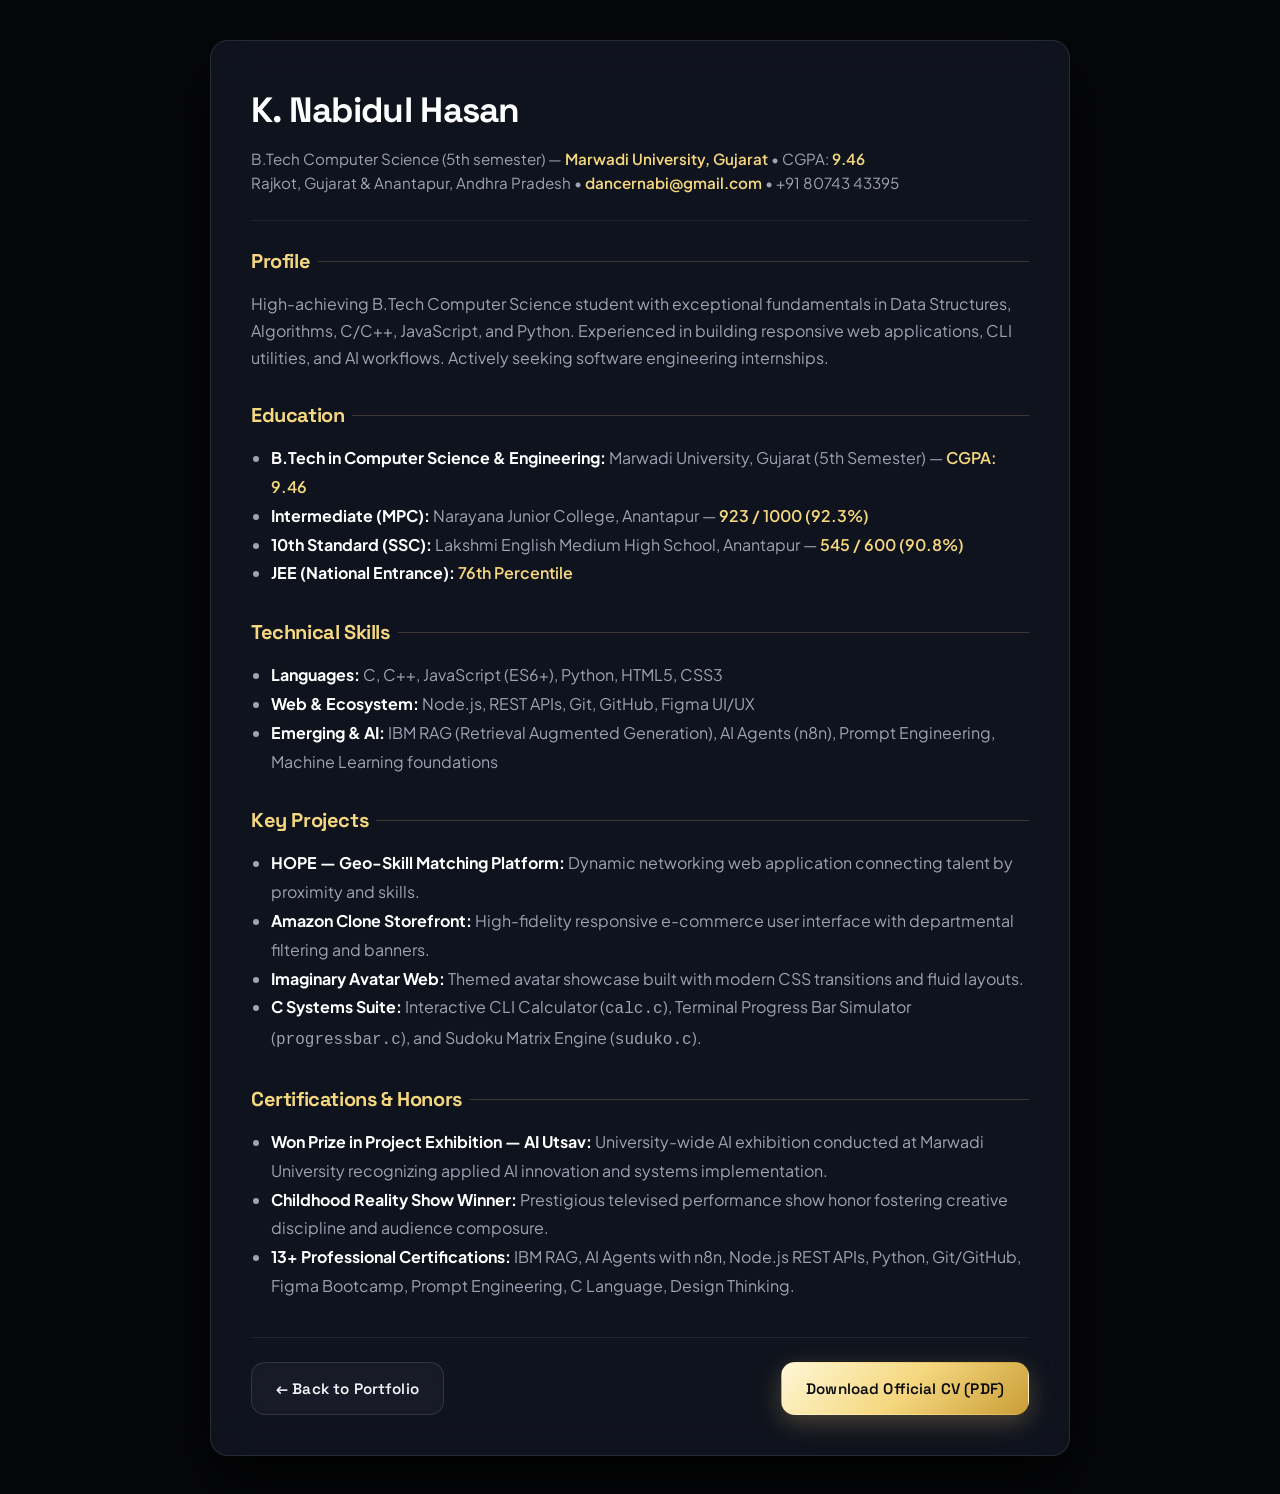
<file: resume.html>
<!DOCTYPE html>
<html lang="en">
<head>
  <meta charset="utf-8">
  <meta name="viewport" content="width=device-width, initial-scale=1">
  <title>K. Nabidul Hasan — Resume Overview</title>
  <link rel="preconnect" href="https://fonts.googleapis.com">
  <link rel="preconnect" href="https://fonts.gstatic.com" crossorigin>
  <link href="https://fonts.googleapis.com/css2?family=Plus+Jakarta+Sans:wght@400;500;600;700&family=Space+Grotesk:wght@600;700&display=swap" rel="stylesheet">
  <link rel="stylesheet" href="style.css">
  <style>
    body {
      background-color: #060709;
      color: #f3f4f8;
      padding: 40px 20px;
      font-family: 'Plus Jakarta Sans', sans-serif;
    }
    .resume-container {
      max-width: 860px;
      margin: 0 auto;
      background: rgba(18, 22, 33, 0.85);
      backdrop-filter: blur(20px);
      -webkit-backdrop-filter: blur(20px);
      border: 1px solid rgba(255, 255, 255, 0.1);
      border-radius: 18px;
      padding: 40px;
      box-shadow: 0 25px 60px rgba(0, 0, 0, 0.8);
    }
    .header-section {
      border-bottom: 1px solid rgba(255, 255, 255, 0.08);
      padding-bottom: 24px;
      margin-bottom: 24px;
    }
    h1 {
      font-family: 'Space Grotesk', sans-serif;
      font-size: 2.2rem;
      margin-bottom: 8px;
      color: #fff;
    }
    .meta {
      color: #9da3b4;
      font-size: 0.95rem;
      line-height: 1.6;
    }
    .gold {
      color: #f5d77f;
      font-weight: 600;
    }
    .res-section {
      margin-bottom: 28px;
    }
    h3 {
      font-family: 'Space Grotesk', sans-serif;
      font-size: 1.25rem;
      margin-bottom: 12px;
      color: #f5d77f;
      display: flex;
      align-items: center;
      gap: 8px;
    }
    h3::after {
      content: '';
      flex: 1;
      height: 1px;
      background: rgba(245, 215, 127, 0.2);
    }
    ul {
      margin-left: 20px;
      color: #9da3b4;
      line-height: 1.8;
    }
    li strong {
      color: #fff;
    }
    .download-bar {
      margin-top: 36px;
      padding-top: 24px;
      border-top: 1px solid rgba(255, 255, 255, 0.08);
      display: flex;
      align-items: center;
      justify-content: space-between;
      flex-wrap: wrap;
      gap: 16px;
    }
  </style>
</head>
<body>
  <div class="resume-container">
    <div class="header-section">
      <h1>K. Nabidul Hasan</h1>
      <div class="meta">
        B.Tech Computer Science (5th semester) — <span class="gold">Marwadi University, Gujarat</span> • CGPA: <strong class="gold">9.46</strong><br>
        Rajkot, Gujarat &amp; Anantapur, Andhra Pradesh • <a href="mailto:dancernabi@gmail.com" class="gold">dancernabi@gmail.com</a> • +91 80743 43395
      </div>
    </div>

    <div class="res-section">
      <h3>Profile</h3>
      <p style="color:#9da3b4; line-height: 1.7;">
        High-achieving B.Tech Computer Science student with exceptional fundamentals in Data Structures, Algorithms, C/C++, JavaScript, and Python. Experienced in building responsive web applications, CLI utilities, and AI workflows. Actively seeking software engineering internships.
      </p>
    </div>

    <div class="res-section">
      <h3>Education</h3>
      <ul>
        <li><strong>B.Tech in Computer Science &amp; Engineering:</strong> Marwadi University, Gujarat (5th Semester) — <span class="gold">CGPA: 9.46</span></li>
        <li><strong>Intermediate (MPC):</strong> Narayana Junior College, Anantapur — <span class="gold">923 / 1000 (92.3%)</span></li>
        <li><strong>10th Standard (SSC):</strong> Lakshmi English Medium High School, Anantapur — <span class="gold">545 / 600 (90.8%)</span></li>
        <li><strong>JEE (National Entrance):</strong> <span class="gold">76th Percentile</span></li>
      </ul>
    </div>

    <div class="res-section">
      <h3>Technical Skills</h3>
      <ul>
        <li><strong>Languages:</strong> C, C++, JavaScript (ES6+), Python, HTML5, CSS3</li>
        <li><strong>Web &amp; Ecosystem:</strong> Node.js, REST APIs, Git, GitHub, Figma UI/UX</li>
        <li><strong>Emerging &amp; AI:</strong> IBM RAG (Retrieval Augmented Generation), AI Agents (n8n), Prompt Engineering, Machine Learning foundations</li>
      </ul>
    </div>

    <div class="res-section">
      <h3>Key Projects</h3>
      <ul>
        <li><strong>HOPE — Geo-Skill Matching Platform:</strong> Dynamic networking web application connecting talent by proximity and skills.</li>
        <li><strong>Amazon Clone Storefront:</strong> High-fidelity responsive e-commerce user interface with departmental filtering and banners.</li>
        <li><strong>Imaginary Avatar Web:</strong> Themed avatar showcase built with modern CSS transitions and fluid layouts.</li>
        <li><strong>C Systems Suite:</strong> Interactive CLI Calculator (<code>calc.c</code>), Terminal Progress Bar Simulator (<code>progressbar.c</code>), and Sudoku Matrix Engine (<code>suduko.c</code>).</li>
      </ul>
    </div>

    <div class="res-section">
      <h3>Certifications &amp; Honors</h3>
      <ul>
        <li><strong>Won Prize in Project Exhibition — AI Utsav:</strong> University-wide AI exhibition conducted at Marwadi University recognizing applied AI innovation and systems implementation.</li>
        <li><strong>Childhood Reality Show Winner:</strong> Prestigious televised performance show honor fostering creative discipline and audience composure.</li>
        <li><strong>13+ Professional Certifications:</strong> IBM RAG, AI Agents with n8n, Node.js REST APIs, Python, Git/GitHub, Figma Bootcamp, Prompt Engineering, C Language, Design Thinking.</li>
      </ul>
    </div>

    <div class="download-bar">
      <a href="index.html" class="btn btn-outline">← Back to Portfolio</a>
      <a class="btn btn-primary" href="Nabidul%20Hasan%20CV.pdf" download>Download Official CV (PDF)</a>
    </div>
  </div>
</body>
</html>
</file>
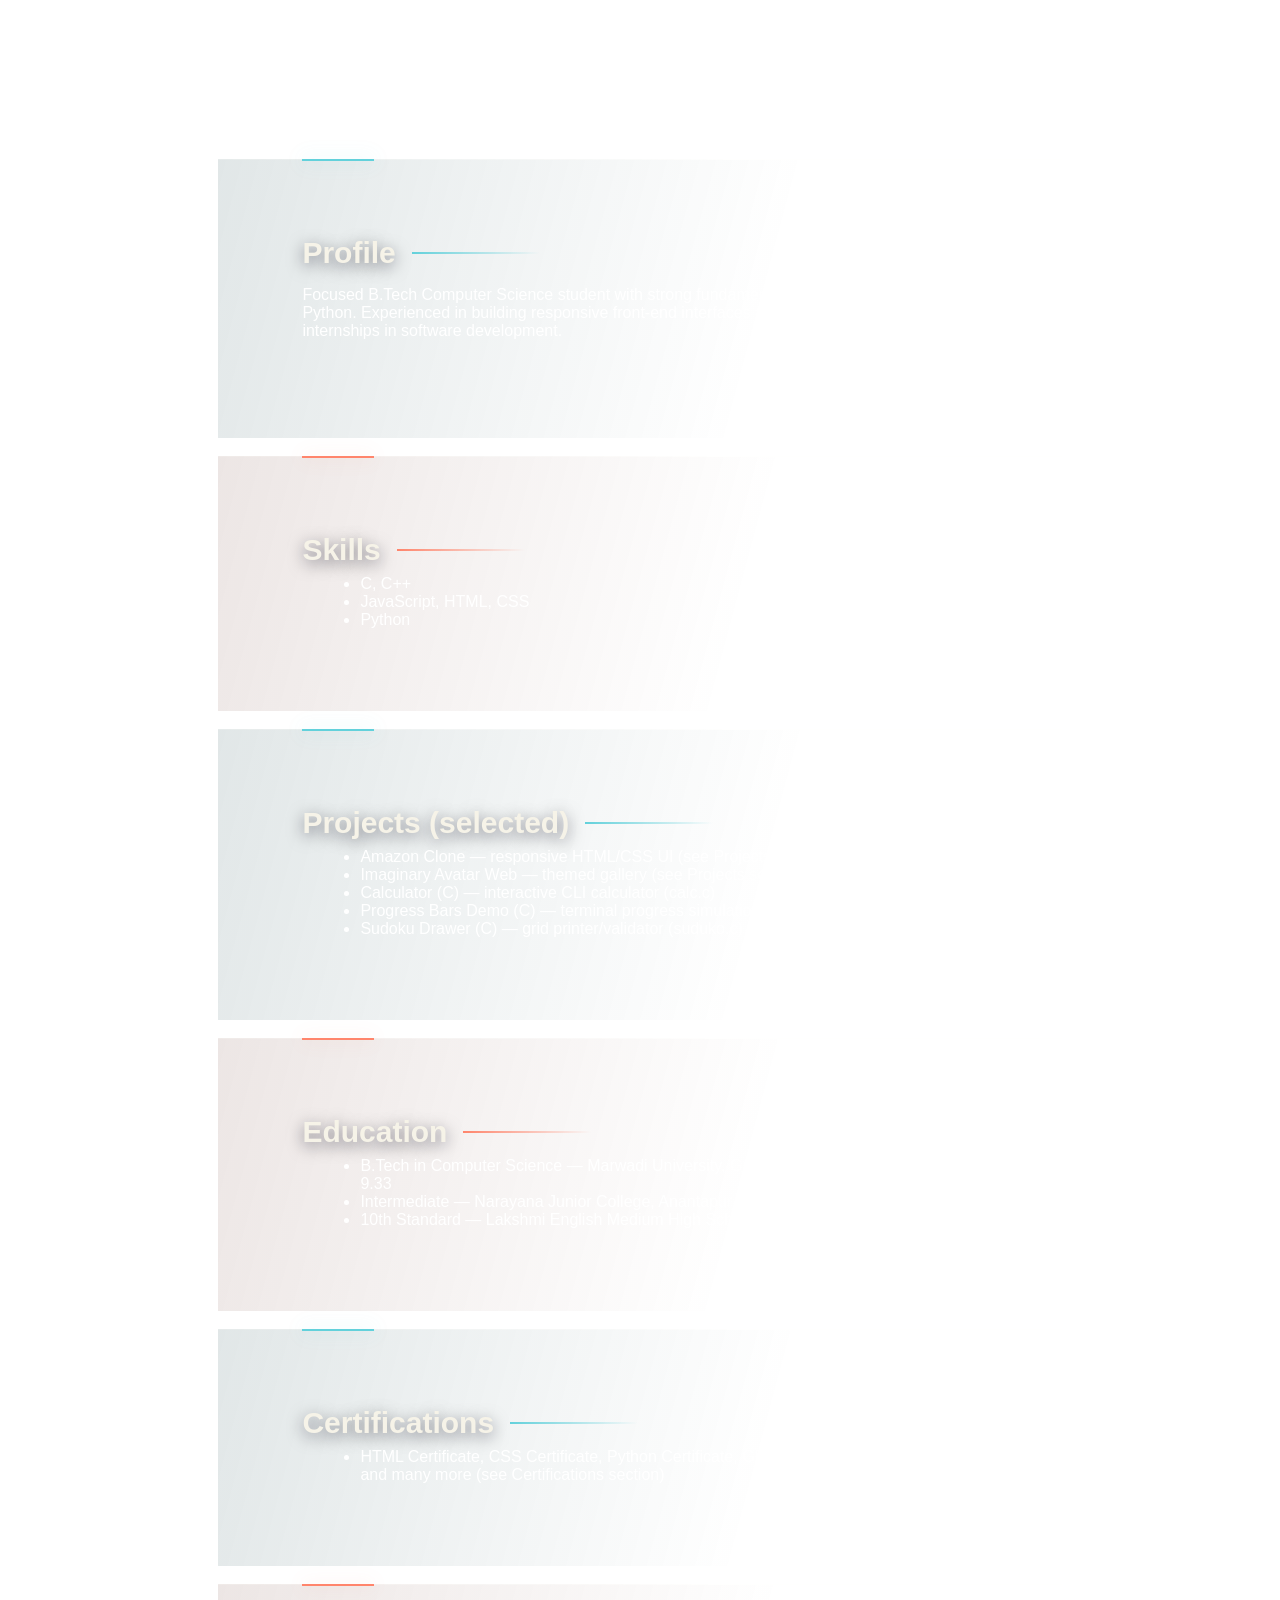
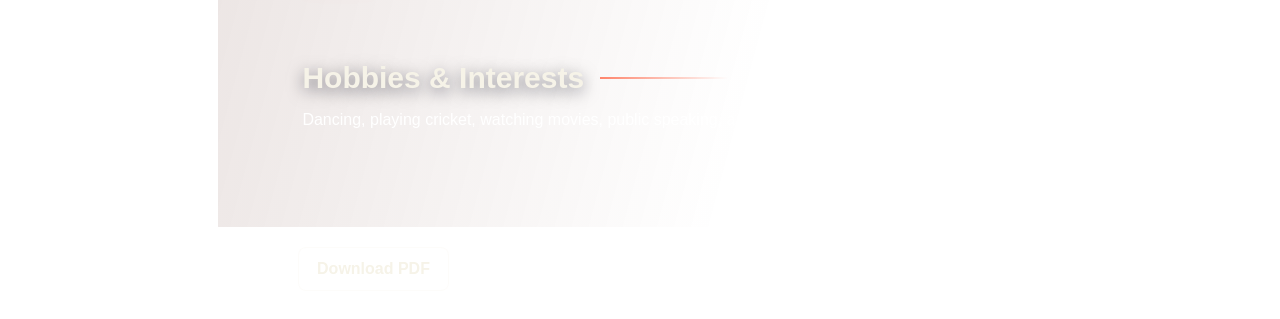
<file: portfolio/resume.html>
<!DOCTYPE html>
<html lang="en">
<head>
  <meta charset="utf-8">
  <meta name="viewport" content="width=device-width,initial-scale=1">
  <title>K. Nabidul Hasan — Resume</title>
  <link rel="stylesheet" href="style.css">
  <style>
    body{background:transparent;color:#fff;padding:32px;font-family:Inter,Arial,sans-serif}
    .container{max-width:900px;margin:0 auto;background:linear-gradient(180deg,rgba(255,255,255,0.02),rgba(255,255,255,0.01));padding:28px;border-radius:12px}
    h1{margin:0 0 8px}
    .meta{opacity:0.85;margin-bottom:18px}
    .section{margin-bottom:18px}
    .section h3{margin:0 0 8px}
    ul{margin:8px 0 0 18px}
    pre{white-space:pre-wrap;background:transparent;border:none}
  </style>
</head>
<body>
  <div class="container">
    <h1>K. Nabidul Hasan</h1>
    <div class="meta">B.Tech (4th sem) — Marwadi University • CGPA: 9.33 • Anantapur, Andhra Pradesh • dancernabi@gmail.com • +91 80743 43395</div>

    <div class="section">
      <h3>Profile</h3>
      <p>Focused B.Tech Computer Science student with strong fundamentals in C/C++, JavaScript and Python. Experienced in building responsive front-end interfaces and console utilities. Seeking internships in software development.</p>
    </div>

    <div class="section">
      <h3>Skills</h3>
      <ul>
        <li>C, C++</li>
        <li>JavaScript, HTML, CSS</li>
        <li>Python</li>
      </ul>
    </div>

    <div class="section">
      <h3>Projects (selected)</h3>
      <ul>
        <li>Amazon Clone — responsive HTML/CSS UI (see Projects section)</li>
        <li>Imaginary Avatar Web — themed gallery (see Projects section)</li>
        <li>Calculator (C) — interactive CLI calculator (calc.c)</li>
        <li>Progress Bars Demo (C) — terminal progress simulation (progressbar.c)</li>
        <li>Sudoku Drawer (C) — grid printer/validator (suduko.c)</li>
      </ul>
    </div>

    <div class="section">
      <h3>Education</h3>
      <ul>
        <li>B.Tech in Computer Science — Marwadi University, Gujarat (4th semester) • CGPA: 9.33</li>
        <li>Intermediate — Narayana Junior College, Anantapur — 923 / 1000</li>
        <li>10th Standard — Lakshmi English Medium High School, Anantapur — 545 / 600</li>
      </ul>
    </div>

    <div class="section">
      <h3>Certifications</h3>
      <ul>
        <li>HTML Certificate, CSS Certificate, Python Certificate, GIT & GitHub, Figma Bootcamp and many more (see Certifications section)</li>
      </ul>
    </div>

    <div class="section">
      <h3>Hobbies & Interests</h3>
      <p>Dancing, playing cricket, watching movies, public speaking, and mentoring peers.</p>
    </div>

    <div style="margin-top:20px">Download: <a class="btn outline" href="resume.pdf" download>Download PDF</a></div>
  </div>
</body>
</html>
</file>
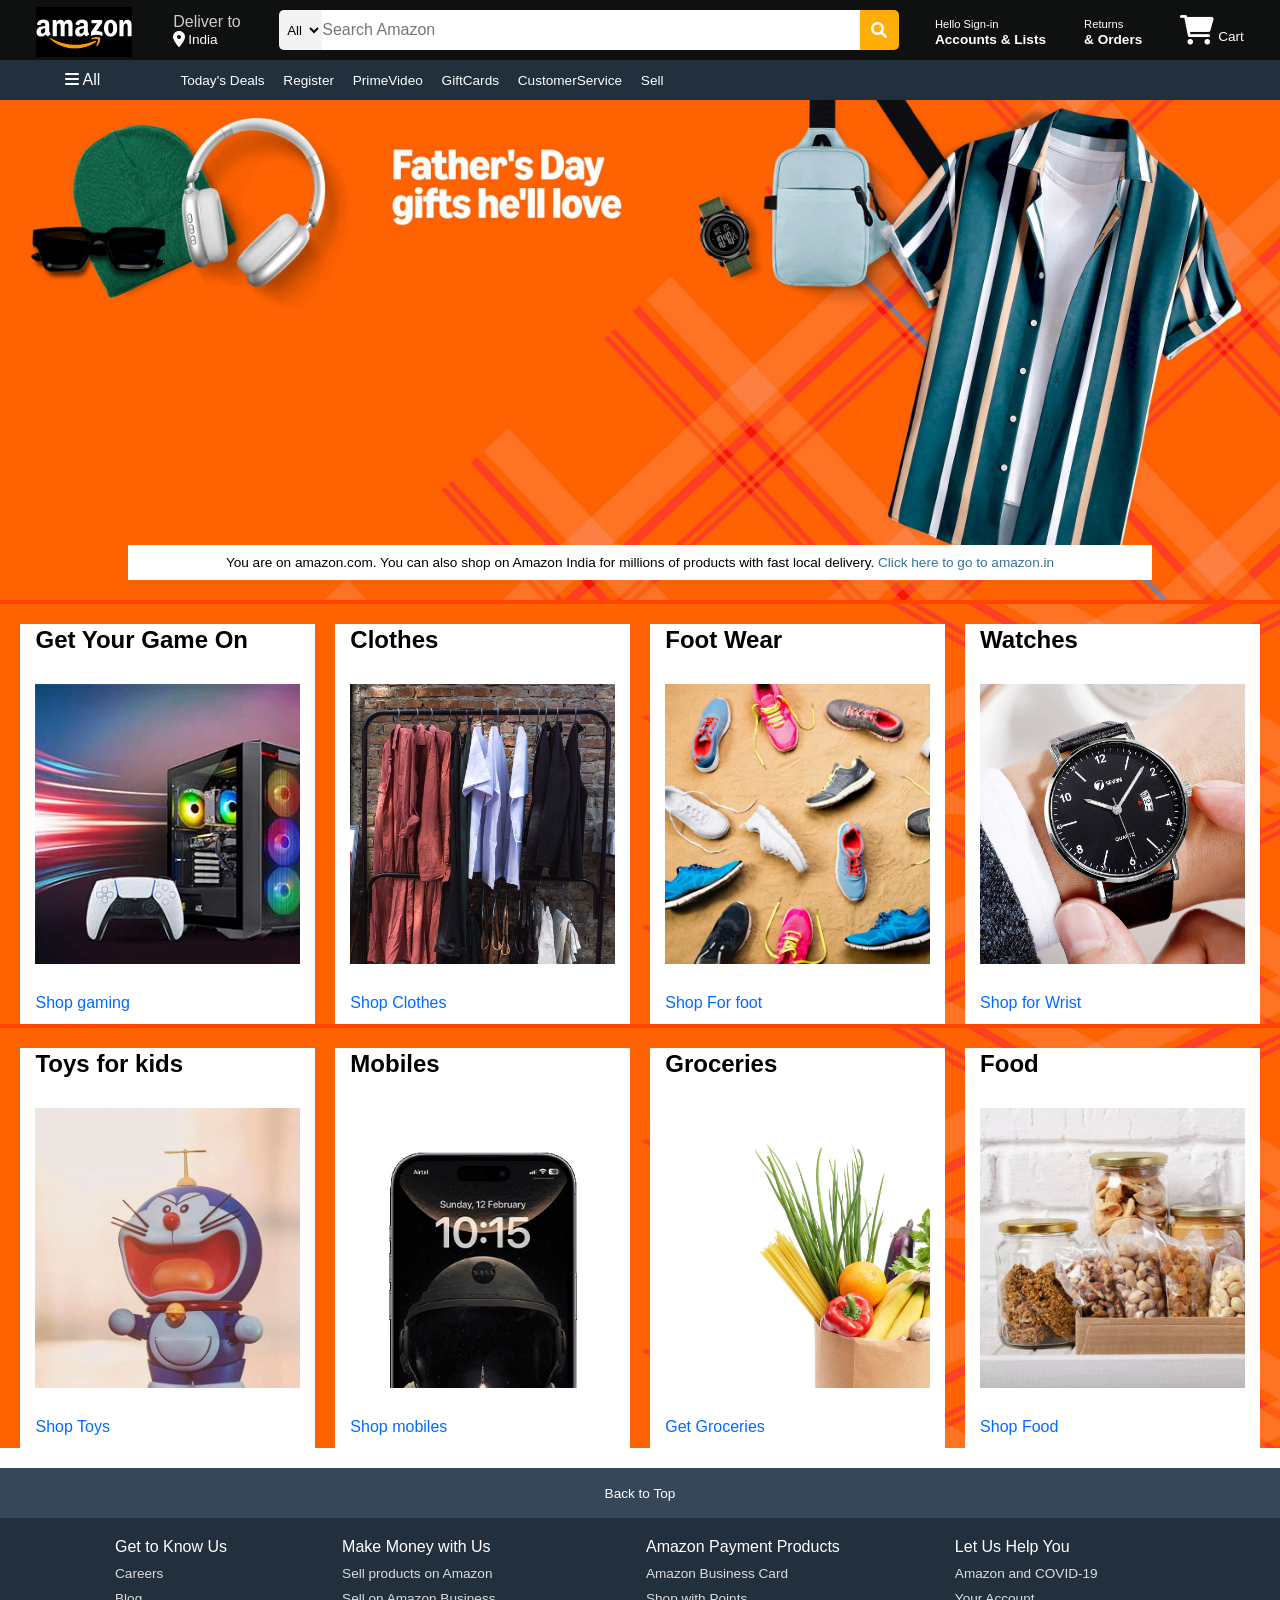
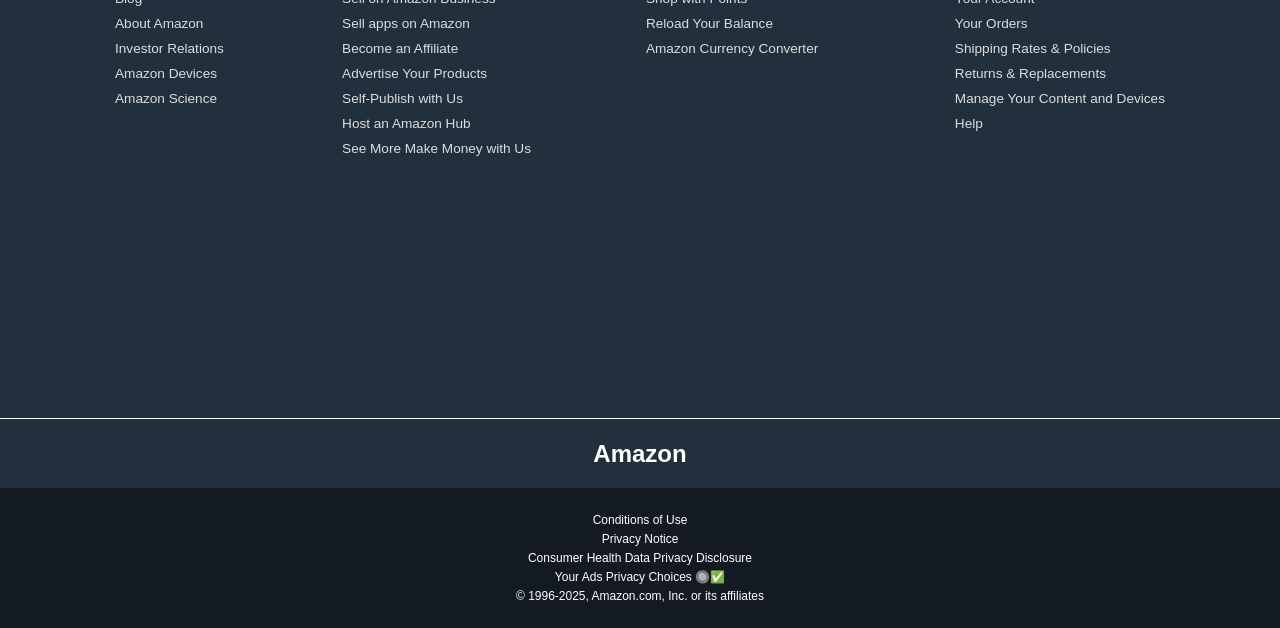
<file: html programmes/AMAZON_CLONE/PROJECT_FINAL_2.html>
<!DOCTYPE html>
<html lang="en">
<head>
    <meta charset="UTF-8">
    <meta name="viewport" content="width=device-width, initial-scale=1.0, maximum-scale=1">
    <title>Project</title>
    <link rel="stylesheet" href="html-project.css">
    <link rel="stylesheet" href="https://cdnjs.cloudflare.com/ajax/libs/font-awesome/6.0.0/css/all.min.css">
</head>
<body>
    <header>
        <!-- navbar start -->
        <div class="navbar">
            <div class="navlogo border">
                <div class="logo"></div>
            </div>
            
            <div class="nav-adress border">
                <p class="deliver">Deliver to</p>
                <div class="adress-icon">
                    <i class="fa-solid fa-location-dot"></i>
                    <p class="place">India</p>
                </div>
            </div>

            <div class="nav-search">
                <select class="search-select">
                    <option>All</option>
                </select>
                <input class="search-input" type="text" placeholder="Search Amazon">
                <div class="search-icon">
                    <i class="fa-solid fa-magnifying-glass"></i>
                </div>
            </div>

            <div class="nav-signin border">
                <p><span>Hello Sign-in</span></p>
                <p class="nav2">Accounts & Lists</p>
            </div>

            <div class="nav-return border">
                <p><span>Returns</span></p>
                <p class="nav2">& Orders</p>
            </div>

            <div class="cart border">
                <i class="fa-solid fa-cart-shopping"></i> Cart
            </div>
        </div>
        <!-- navbar end -->

        <div class="progress-content">
            <div class="panel-all">
                <i class="fa-solid fa-bars"></i> All
            </div>
            <div class="content-options">
                <p>Today's Deals</p>
                <p>Register</p>
                <p>PrimeVideo</p>
                <p>GiftCards</p>
                <p>CustomerService</p>
                <p>Sell</p>
            </div>
        </div>

        <div class="hero-img">
            <div class="hero-msg"> 
                <p>You are on amazon.com. You can also shop on Amazon India for millions of products with fast local delivery. <a>Click here to go to amazon.in</a></p>
            </div>
        </div>

        <div class="shopsection">
            <div class="box box1">
                <div class="boxcontent">
                    <h2>Get Your Game On</h2>
                    <div class="box-img" style="background-image: url('images/game img.jpg');"></div>
                    <p>Shop gaming</p>
                </div>
            </div>
            <div class="box box2">
                <div class="boxcontent">
                    <h2>Clothes</h2>
                    <div class="box-img" style="background-image: url('images/clothes.jpg');"></div>
                    <p>Shop Clothes</p>
                </div>
            </div>
            <div class="box box3">
                <div class="boxcontent">
                    <h2>Foot Wear</h2>
                    <div class="box-img" style="background-image: url('images/foot.jpeg');"></div>
                    <p>Shop For foot</p>
                </div>
            </div>
            <div class="box box4">
                <div class="boxcontent">
                    <h2>Watches</h2>
                    <div class="box-img" style="background-image: url('images/watches.jpg');"></div>
                    <p>Shop for Wrist</p>
                </div>
            </div>
        </div>

        <div class="shopsec2">
            <div class="box box5">
                <div class="boxcontent">
                    <h2>Toys for kids</h2>
                    <div class="box-img" style="background-image: url('images/toys.webp');"></div>
                    <p>Shop Toys</p>
                </div>
            </div>
            <div class="box box6">
                <div class="boxcontent">
                    <h2>Mobiles</h2>
                    <div class="box-img" style="background-image: url('images/mobiles.webp');"></div>
                    <p>Shop mobiles</p>
                </div>
            </div>
            <div class="box box7">
                <div class="boxcontent">
                    <h2>Groceries</h2>
                    <div class="box-img" style="background-image: url('images/groceries.jpg');"></div>
                    <p>Get Groceries</p>
                </div>
            </div>
            <div class="box box8">
                <div class="boxcontent">
                    <h2>Food</h2>
                    <div class="box-img" style="background-image: url('images/food.jpg');"></div>
                    <p>Shop Food</p>
                </div>
            </div>
        </div>
    </header>

    <footer>
        <div class="footer1">Back to Top</div>

        <div class="footer2">
            <ul>
                <p>Get to Know Us</p>
                <a>Careers</a>    
                <a>Blog</a>
                <a>About Amazon</a>
                <a>Investor Relations</a>
                <a>Amazon Devices</a>
                <a>Amazon Science</a>
            </ul>
            <ul>
                <p>Make Money with Us</p>
                <a>Sell products on Amazon</a>
                <a>Sell on Amazon Business</a>
                <a>Sell apps on Amazon</a>
                <a>Become an Affiliate</a>
                <a>Advertise Your Products</a>
                <a>Self-Publish with Us</a>
                <a>Host an Amazon Hub</a>
                <a>See More Make Money with Us</a>
            </ul>
            <ul>
                <p>Amazon Payment Products</p>
                <a>Amazon Business Card</a>
                <a>Shop with Points</a>
                <a>Reload Your Balance</a>
                <a>Amazon Currency Converter</a>
            </ul>
            <ul>
                <p>Let Us Help You</p>
                <a>Amazon and COVID-19</a>
                <a>Your Account</a>
                <a>Your Orders</a>
                <a>Shipping Rates & Policies</a>
                <a>Returns & Replacements</a>
                <a>Manage Your Content and Devices</a>
                <a>Help</a>
            </ul>
        </div>

        <div class="footer3"><h2>Amazon</h2></div>

        <div class="footer-bottom">
            <p>Conditions of Use</p>
            <p>Privacy Notice</p>
            <p>Consumer Health Data Privacy Disclosure</p>
            <p>Your Ads Privacy Choices 🔘✅</p>
            <p>© 1996-2025, Amazon.com, Inc. or its affiliates</p>
        </div>
    </footer>
</body>
</html>
</file>
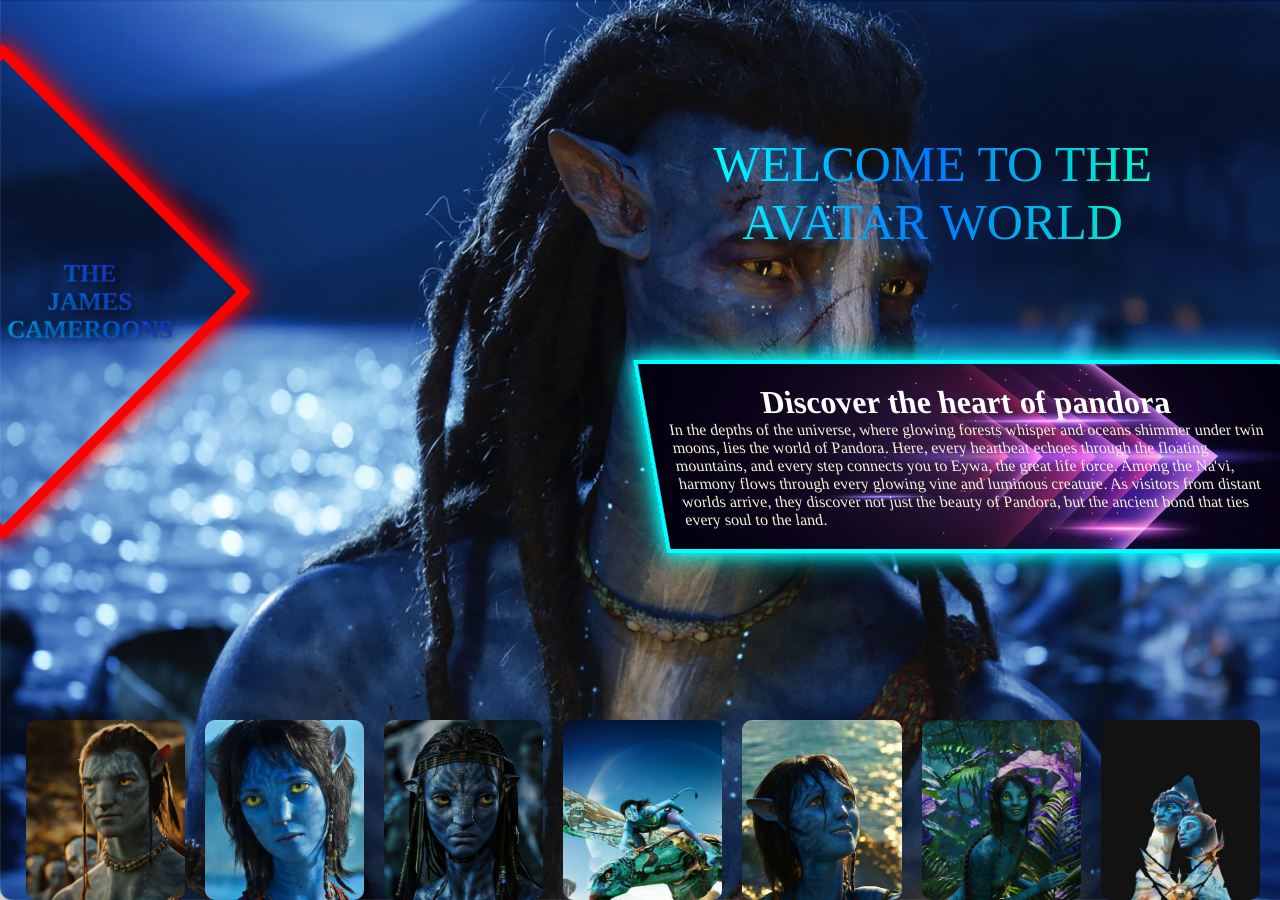
<file: html programmes/AVATAR/PROJECT_FINAL_1.html>
<!DOCTYPE html>
<html lang="en">
<head>
    <meta charset="UTF-8">
    <meta name="viewport" content="width=device-width, initial-scale=1.0">
    <title>Document</title>
    <link rel="stylesheet" href="avatar.css">
</head>
<body>
    <div class="avatarpage">
        <div class="welcome">
            WELCOME TO THE <br>AVATAR WORLD
        </div>
        <div class="text">
            <h1>Discover the heart of pandora</h1>
            <div class="story">In the depths of the universe, where glowing forests whisper and oceans shimmer under twin moons, lies the world of Pandora.
Here, every heartbeat echoes through the floating mountains, and every step connects you to Eywa, the great life force. Among the Na'vi, harmony flows through every glowing vine and luminous creature.
As visitors from distant worlds arrive, they discover not just the beauty of Pandora, but the ancient bond that ties every soul to the land.</div>
        </div>
        <div class="box-sec">
            <div class="box1 box" style="background-image: url('images/avatar 1.jpg');"></div>
            <div class="box2 box" style="background-image: url('images/avatar 2.jpg');"></div>
            <div class="box3 box" style="background-image: url('images/avatar 3.jpg');"></div>
            <div class="box4 box" style="background-image: url('images/avatar 4.jpg');"></div>
            <div class="box5 box" style="background-image: url('images/avatar 5.jpg');"></div>
            <div class="box6 box" style="background-image: url('images/avatar 6.jpg');"></div>
            <div class="box7 box" style="background-image: url('images/avatar 7.jpg');"></div>
     </div>
     <div class="rhombus">
       <div class="rhom-text">
        THE <BR> JAMES CAMEROONS
       </div>
       </div>
    </div>
</body>
</html>
</file>
<file: style.css>
/* ==========================================================================
   K. NABIDUL HASAN — FUTURISTIC PORTFOLIO DESIGN SYSTEM
   Theme: Matte Black + Obsidian + Glassmorphism + Futuristic Gold
   ========================================================================== */

/* --------------------------------------------------------------------------
   1. DESIGN TOKENS & VARIABLES
   -------------------------------------------------------------------------- */
:root {
  /* Color Palette: Obsidian Black & Dark Surfaces */
  --bg-black: #060709;
  --bg-obsidian: #0b0d13;
  --bg-charcoal: #11141d;
  --bg-surface: #141824;
  
  /* Glass Surfaces (Translucent & Blurring) */
  --glass-bg: rgba(14, 18, 27, 0.62);
  --glass-card: rgba(18, 22, 33, 0.74);
  --glass-sub: rgba(25, 30, 45, 0.5);
  --glass-hover: rgba(26, 32, 48, 0.85);
  --glass-border: rgba(255, 255, 255, 0.08);
  --glass-border-light: rgba(255, 255, 255, 0.16);

  /* Futuristic Gold & Champagne Accents */
  --gold-100: #fff9e6;
  --gold-200: #fbf0c8;
  --gold-300: #f5d77f;
  --gold-400: #e5c05b;
  --gold-500: #c99d36;
  --gold-glow: rgba(245, 215, 127, 0.32);
  --gold-subtle: rgba(245, 215, 127, 0.12);
  --gold-border: rgba(245, 215, 127, 0.45);
  --gold-gradient: linear-gradient(135deg, #fff7d6 0%, #f5d77f 50%, #c99d36 100%);

  /* Radiant Whites & Ambient Lighting */
  --text-pure: #ffffff;
  --text-primary: #f3f4f8;
  --text-secondary: #9da3b4;
  --text-dim: #6b7280;
  --white-glow: 0 0 50px rgba(255, 255, 255, 0.28);
  --white-rim: 0 0 30px rgba(255, 255, 255, 0.2), inset 0 0 15px rgba(255, 255, 255, 0.15);

  /* Status Accents */
  --status-emerald: #10b981;
  --status-emerald-glow: rgba(16, 185, 129, 0.4);

  /* Typography Stacks */
  --font-heading: 'Space Grotesk', -apple-system, BlinkMacSystemFont, 'Segoe UI', Roboto, sans-serif;
  --font-body: 'Plus Jakarta Sans', -apple-system, BlinkMacSystemFont, 'Segoe UI', Roboto, sans-serif;
  --font-mono: 'JetBrains Mono', monospace;

  /* Transitions & Shadows */
  --ease-smooth: cubic-bezier(0.16, 1, 0.3, 1);
  --ease-bounce: cubic-bezier(0.34, 1.56, 0.64, 1);
  --shadow-obsidian: 0 20px 50px rgba(0, 0, 0, 0.7);
  --shadow-gold: 0 12px 35px rgba(245, 215, 127, 0.18);
  --radius-sm: 8px;
  --radius-md: 14px;
  --radius-lg: 20px;
  --radius-xl: 28px;
}

/* --------------------------------------------------------------------------
   2. RESET & BASE ELEMENTS
   -------------------------------------------------------------------------- */
*, *::before, *::after {
  box-sizing: border-box;
  margin: 0;
  padding: 0;
}

html {
  font-size: 16px;
  scroll-behavior: smooth;
  color-scheme: dark;
  background-color: var(--bg-black);
}

body {
  font-family: var(--font-body);
  background-color: var(--bg-black);
  color: var(--text-primary);
  line-height: 1.65;
  overflow-x: hidden;
  position: relative;
  -webkit-font-smoothing: antialiased;
  -moz-osx-font-smoothing: grayscale;
}

/* Custom Scrollbar */
::-webkit-scrollbar {
  width: 9px;
}
::-webkit-scrollbar-track {
  background: var(--bg-black);
}
::-webkit-scrollbar-thumb {
  background: rgba(255, 255, 255, 0.15);
  border-radius: 10px;
  border: 2px solid var(--bg-black);
}
::-webkit-scrollbar-thumb:hover {
  background: var(--gold-400);
}

img, svg {
  display: block;
  max-width: 100%;
}

a {
  color: inherit;
  text-decoration: none;
  transition: all 0.2s var(--ease-smooth);
}

button, input, textarea {
  font-family: inherit;
  font-size: inherit;
  color: inherit;
}

h1, h2, h3, h4, h5, h6 {
  font-family: var(--font-heading);
  letter-spacing: -0.02em;
  color: var(--text-pure);
}

/* --------------------------------------------------------------------------
   3. BACKGROUND ATMOSPHERE (OBSIDIAN + AMBIENT GLOW)
   -------------------------------------------------------------------------- */
.site-bg {
  position: fixed;
  inset: 0;
  pointer-events: none;
  z-index: -1;
  overflow: hidden;
  background: radial-gradient(circle at 50% 0%, #121622 0%, var(--bg-black) 65%);
}

.bg-noise {
  position: absolute;
  inset: 0;
  opacity: 0.025;
  background-image: radial-gradient(#fff 1px, transparent 0);
  background-size: 24px 24px;
}

.bg-grid {
  position: absolute;
  inset: 0;
  background-size: 60px 60px;
  background-image: 
    linear-gradient(to right, rgba(255, 255, 255, 0.018) 1px, transparent 1px),
    linear-gradient(to bottom, rgba(255, 255, 255, 0.018) 1px, transparent 1px);
  mask-image: radial-gradient(ellipse at 50% 30%, #000 20%, transparent 75%);
  -webkit-mask-image: radial-gradient(ellipse at 50% 30%, #000 20%, transparent 75%);
}

.glow-orb {
  position: absolute;
  border-radius: 50%;
  filter: blur(90px);
  pointer-events: none;
  opacity: 0.45;
  will-change: transform;
}

.orb-1 {
  width: 600px;
  height: 600px;
  top: -150px;
  left: 50%;
  transform: translateX(-50%);
  background: radial-gradient(circle, rgba(255, 255, 255, 0.12) 0%, rgba(245, 215, 127, 0.08) 40%, transparent 75%);
}

.orb-2 {
  width: 500px;
  height: 500px;
  top: 40%;
  right: -100px;
  background: radial-gradient(circle, rgba(245, 215, 127, 0.07) 0%, rgba(201, 157, 54, 0.03) 50%, transparent 80%);
}

.orb-3 {
  width: 550px;
  height: 550px;
  bottom: 10%;
  left: -150px;
  background: radial-gradient(circle, rgba(255, 255, 255, 0.06) 0%, rgba(14, 18, 27, 0.5) 60%, transparent 80%);
}

/* Custom Interactive Cursor (Desktop) */
.cursor-dot {
  position: fixed;
  width: 6px;
  height: 6px;
  background-color: var(--gold-300);
  border-radius: 50%;
  pointer-events: none;
  z-index: 99999;
  transform: translate(-50%, -50%);
  transition: transform 0.08s ease-out, opacity 0.2s ease;
}

.cursor-glow {
  position: fixed;
  width: 36px;
  height: 36px;
  border: 1px solid rgba(245, 215, 127, 0.4);
  border-radius: 50%;
  pointer-events: none;
  z-index: 99998;
  transform: translate(-50%, -50%);
  transition: transform 0.18s var(--ease-smooth), width 0.25s ease, height 0.25s ease, border-color 0.25s ease;
  background: rgba(245, 215, 127, 0.04);
}

@media (pointer: coarse), (max-width: 900px) {
  .cursor-dot, .cursor-glow {
    display: none !important;
  }
}

/* --------------------------------------------------------------------------
   4. GLASSMORPHISM UTILITY CLASSES & COMMON UI
   -------------------------------------------------------------------------- */
.glass-panel {
  background: var(--glass-card);
  backdrop-filter: blur(18px);
  -webkit-backdrop-filter: blur(18px);
  border: 1px solid var(--glass-border);
  border-radius: var(--radius-lg);
  box-shadow: var(--shadow-obsidian);
  position: relative;
  transition: transform 0.3s var(--ease-smooth), border-color 0.3s var(--ease-smooth), box-shadow 0.3s var(--ease-smooth);
}

.glass-panel:hover {
  border-color: rgba(255, 255, 255, 0.18);
  box-shadow: 0 25px 60px rgba(0, 0, 0, 0.8), 0 0 30px rgba(245, 215, 127, 0.06);
}

.glass-subpanel {
  background: var(--glass-sub);
  border: 1px solid rgba(255, 255, 255, 0.05);
  border-radius: var(--radius-md);
  transition: all 0.25s var(--ease-smooth);
}

.glass-subpanel:hover {
  background: rgba(255, 255, 255, 0.04);
  border-color: rgba(245, 215, 127, 0.25);
}

/* Gold Gradient & Glowing Text */
.gold-gradient-text {
  background: var(--gold-gradient);
  -webkit-background-clip: text;
  -webkit-text-fill-color: transparent;
  display: inline-block;
}

.gold-text {
  color: var(--gold-300);
}

.gold-accent-name {
  color: var(--gold-300);
  font-weight: 700;
  text-shadow: 0 0 20px rgba(245, 215, 127, 0.3);
}

.white-glow-text {
  color: var(--text-pure);
  text-shadow: 0 0 35px rgba(255, 255, 255, 0.32);
}

/* Section Wrapper & Containers */
.section-wrapper,
.hero {
  scroll-margin-top: 80px;
}

.section-wrapper {
  position: relative;
  padding: 110px 6%;
  border-top: 1px solid rgba(255, 255, 255, 0.05);
}

.section-container {
  max-width: 1280px;
  margin: 0 auto;
}

.section-header {
  margin-bottom: 56px;
}

.section-eyebrow {
  display: inline-block;
  font-family: var(--font-mono);
  font-size: 0.82rem;
  letter-spacing: 0.14em;
  color: var(--gold-400);
  margin-bottom: 12px;
  text-transform: uppercase;
}

.section-title {
  font-size: clamp(2rem, 3.8vw, 3rem);
  font-weight: 700;
  line-height: 1.15;
  margin-bottom: 14px;
}

.section-subtitle {
  font-size: 1.05rem;
  color: var(--text-secondary);
  max-width: 650px;
}

/* Modern Buttons */
.btn {
  display: inline-flex;
  align-items: center;
  justify-content: center;
  gap: 10px;
  padding: 13px 24px;
  border-radius: var(--radius-md);
  font-family: var(--font-heading);
  font-weight: 600;
  font-size: 0.95rem;
  letter-spacing: 0.01em;
  cursor: pointer;
  transition: all 0.25s var(--ease-smooth);
  border: 1px solid transparent;
  position: relative;
  overflow: hidden;
}

.btn-primary {
  background: var(--gold-gradient);
  color: #0b0c10;
  box-shadow: 0 8px 24px rgba(245, 215, 127, 0.25);
}

.btn-primary:hover {
  transform: translateY(-2px);
  box-shadow: 0 14px 32px rgba(245, 215, 127, 0.38);
  filter: brightness(1.05);
}

.btn-outline {
  background: rgba(255, 255, 255, 0.03);
  color: var(--text-primary);
  border: 1px solid rgba(255, 255, 255, 0.12);
  backdrop-filter: blur(10px);
}

.btn-outline:hover {
  transform: translateY(-2px);
  border-color: var(--gold-300);
  color: var(--gold-200);
  background: rgba(245, 215, 127, 0.08);
  box-shadow: 0 10px 25px rgba(0, 0, 0, 0.5);
}

.btn-subtle {
  background: rgba(255, 255, 255, 0.06);
  border: 1px solid rgba(255, 255, 255, 0.08);
  color: var(--text-secondary);
}

.btn-subtle:hover {
  background: rgba(255, 255, 255, 0.12);
  color: var(--text-pure);
}

.btn-sm {
  padding: 8px 14px;
  font-size: 0.85rem;
  border-radius: var(--radius-sm);
}

.w-full {
  width: 100%;
}

/* --------------------------------------------------------------------------
   5. STICKY FUTURISTIC NAVIGATION BAR
   -------------------------------------------------------------------------- */
.navbar {
  position: fixed;
  top: 0;
  left: 0;
  width: 100%;
  z-index: 1000;
  background: rgba(8, 10, 15, 0.65);
  backdrop-filter: blur(20px);
  -webkit-backdrop-filter: blur(20px);
  border-bottom: 1px solid rgba(255, 255, 255, 0.06);
  transition: background 0.3s ease, border-color 0.3s ease, box-shadow 0.3s ease;
}

.navbar.scrolled {
  background: rgba(6, 7, 10, 0.88);
  border-bottom-color: rgba(245, 215, 127, 0.2);
  box-shadow: 0 10px 30px rgba(0, 0, 0, 0.7);
}

.nav-container {
  max-width: 1360px;
  margin: 0 auto;
  padding: 16px 6%;
  display: flex;
  align-items: center;
  justify-content: space-between;
}

.nav-brand {
  display: flex;
  align-items: center;
  gap: 12px;
}

.brand-monogram {
  width: 36px;
  height: 36px;
  display: flex;
  align-items: center;
  justify-content: center;
  background: linear-gradient(135deg, rgba(245, 215, 127, 0.15), rgba(255, 255, 255, 0.05));
  border: 1px solid rgba(245, 215, 127, 0.4);
  border-radius: var(--radius-sm);
  color: var(--gold-300);
  font-family: var(--font-heading);
  font-weight: 700;
  font-size: 0.9rem;
  letter-spacing: 0.05em;
  box-shadow: 0 0 15px rgba(245, 215, 127, 0.2);
}

.brand-name {
  font-family: var(--font-heading);
  font-weight: 700;
  font-size: 1.05rem;
  letter-spacing: -0.01em;
  color: var(--text-pure);
}

.nav-menu {
  display: flex;
  align-items: center;
  gap: 28px;
}

.nav-link {
  font-size: 0.92rem;
  font-weight: 500;
  color: var(--text-secondary);
  position: relative;
  padding: 6px 0;
  transition: color 0.2s ease;
}

.nav-link::after {
  content: '';
  position: absolute;
  bottom: 0;
  left: 0;
  width: 0;
  height: 2px;
  background: var(--gold-gradient);
  box-shadow: 0 0 8px var(--gold-glow);
  transition: width 0.25s var(--ease-smooth);
}

.nav-link:hover,
.nav-link.active {
  color: var(--text-pure);
}

.nav-link.active::after,
.nav-link:hover::after {
  width: 100%;
}

.nav-actions {
  display: flex;
  align-items: center;
  gap: 16px;
}

.nav-cta-btn {
  display: inline-flex;
  align-items: center;
  gap: 8px;
  padding: 8px 16px;
  background: rgba(245, 215, 127, 0.08);
  border: 1px solid rgba(245, 215, 127, 0.35);
  border-radius: var(--radius-sm);
  color: var(--gold-200);
  font-size: 0.85rem;
  font-weight: 600;
  transition: all 0.2s ease;
}

.nav-cta-btn:hover {
  background: var(--gold-gradient);
  color: #000;
  border-color: transparent;
  box-shadow: 0 0 16px rgba(245, 215, 127, 0.35);
  transform: translateY(-1px);
}

.mobile-toggle {
  display: none;
  background: transparent;
  border: none;
  cursor: pointer;
  padding: 8px;
  flex-direction: column;
  gap: 5px;
}

.toggle-line {
  width: 24px;
  height: 2px;
  background-color: var(--text-primary);
  border-radius: 2px;
  transition: all 0.3s var(--ease-smooth);
}

.mobile-toggle.active .toggle-line:nth-child(1) {
  transform: translateY(7px) rotate(45deg);
}
.mobile-toggle.active .toggle-line:nth-child(2) {
  opacity: 0;
}
.mobile-toggle.active .toggle-line:nth-child(3) {
  transform: translateY(-7px) rotate(-45deg);
}

/* Mobile Drawer */
.mobile-drawer {
  display: none;
  background: rgba(9, 11, 16, 0.96);
  backdrop-filter: blur(24px);
  border-bottom: 1px solid rgba(245, 215, 127, 0.18);
  padding: 20px 6% 30px;
  max-height: 0;
  overflow: hidden;
  transition: max-height 0.4s var(--ease-smooth);
}

.mobile-drawer.open {
  max-height: 520px;
}

.mobile-drawer-inner {
  display: flex;
  flex-direction: column;
  gap: 16px;
}

.mobile-nav-link {
  font-size: 1.15rem;
  font-family: var(--font-heading);
  font-weight: 600;
  color: var(--text-secondary);
  padding: 8px 0;
  border-bottom: 1px solid rgba(255, 255, 255, 0.04);
}

.mobile-nav-link:hover,
.mobile-nav-link.active {
  color: var(--gold-300);
  padding-left: 8px;
}

.mobile-drawer-footer {
  margin-top: 14px;
}

/* --------------------------------------------------------------------------
   6. HERO SECTION (THREE-PART COMPOSITION)
   -------------------------------------------------------------------------- */
.hero {
  min-height: 100vh;
  position: relative;
  display: flex;
  align-items: center;
  padding: 120px 6% 80px;
  overflow: hidden;
}

.hero-container {
  max-width: 1400px;
  margin: 0 auto;
  width: 100%;
  display: grid;
  grid-template-columns: 1.05fr minmax(360px, 440px) 0.95fr;
  align-items: center;
  gap: 36px;
}

/* --- Hero Left: Introduction --- */
.hero-left {
  display: flex;
  flex-direction: column;
  gap: 20px;
  z-index: 2;
}

.badge-status {
  display: inline-flex;
  align-items: center;
  gap: 10px;
  padding: 6px 14px;
  background: rgba(16, 185, 129, 0.08);
  border: 1px solid rgba(16, 185, 129, 0.25);
  border-radius: 30px;
  font-size: 0.8rem;
  font-weight: 600;
  color: #a7f3d0;
  width: fit-content;
}

.status-pulse {
  width: 8px;
  height: 8px;
  border-radius: 50%;
  background-color: var(--status-emerald);
  box-shadow: 0 0 10px var(--status-emerald);
  animation: pulse-ring 2s infinite ease-out;
}

@keyframes pulse-ring {
  0% { transform: scale(0.95); opacity: 0.8; }
  50% { transform: scale(1.3); opacity: 1; box-shadow: 0 0 14px var(--status-emerald); }
  100% { transform: scale(0.95); opacity: 0.8; }
}

.hero-hello {
  font-size: 1.15rem;
  color: var(--text-secondary);
  font-weight: 500;
}

.hero-main-title {
  font-size: clamp(1.45rem, 2.2vw, 1.95rem);
  font-weight: 700;
  line-height: 1.28;
  letter-spacing: -0.02em;
}

/* Rolling Animated Roles */
.hero-roles-roller {
  display: inline-flex;
  align-items: center;
  gap: 12px;
  margin-top: 14px;
  margin-bottom: 14px;
  padding: 6px 14px;
  background: rgba(18, 22, 33, 0.78);
  border: 1px solid rgba(245, 215, 127, 0.28);
  border-radius: var(--radius-md);
  backdrop-filter: blur(12px);
  -webkit-backdrop-filter: blur(12px);
  box-shadow: 0 4px 20px rgba(0, 0, 0, 0.4), inset 0 0 12px rgba(245, 215, 127, 0.04);
}

.roller-tag {
  display: inline-flex;
  align-items: center;
  gap: 7px;
  font-family: var(--font-mono);
  font-size: 0.8rem;
  color: var(--text-dim);
  text-transform: uppercase;
  letter-spacing: 0.08em;
}

.roller-dot {
  width: 7px;
  height: 7px;
  background: var(--gold-400);
  border-radius: 50%;
  box-shadow: 0 0 8px var(--gold-300);
  animation: pulse-ring 2s infinite;
}

.roller-prefix {
  color: var(--text-secondary);
  font-weight: 600;
}

.roller-viewport {
  height: 32px;
  overflow: hidden;
  position: relative;
  display: inline-block;
}

.roller-track {
  display: flex;
  flex-direction: column;
  animation: rollRolesTrack 14s cubic-bezier(0.65, 0, 0.35, 1) infinite;
}

.roller-track:hover {
  animation-play-state: paused;
}

.roller-item {
  height: 32px;
  line-height: 32px;
  font-family: var(--font-heading);
  font-size: 1.05rem;
  font-weight: 700;
  color: var(--gold-300);
  white-space: nowrap;
  display: flex;
  align-items: center;
}

.roller-item-text {
  background: linear-gradient(135deg, #fff 0%, #f5d77f 60%, #c99d36 100%);
  -webkit-background-clip: text;
  -webkit-text-fill-color: transparent;
  text-shadow: 0 0 20px rgba(245, 215, 127, 0.3);
}

@keyframes rollRolesTrack {
  0%, 12% { transform: translateY(0px); }
  16.66%, 28% { transform: translateY(-32px); }
  33.33%, 45% { transform: translateY(-64px); }
  50%, 61% { transform: translateY(-96px); }
  66.66%, 78% { transform: translateY(-128px); }
  83.33%, 95% { transform: translateY(-160px); }
  100% { transform: translateY(-192px); }
}

.hero-highlights {
  display: flex;
  flex-wrap: wrap;
  gap: 10px;
  margin-top: 4px;
}

.highlight-chip {
  display: inline-flex;
  align-items: center;
  gap: 7px;
  padding: 6px 14px;
  background: rgba(255, 255, 255, 0.03);
  border: 1px solid rgba(255, 255, 255, 0.08);
  border-radius: var(--radius-sm);
  font-size: 0.84rem;
  color: var(--text-secondary);
  backdrop-filter: blur(8px);
}

.chip-icon {
  color: var(--gold-400);
  font-size: 0.75rem;
}

/* --- Hero Center: 3D Floating Avatar Stage --- */
.hero-center {
  display: flex;
  justify-content: center;
  align-items: center;
  position: relative;
  z-index: 5;
}

.avatar-stage {
  position: relative;
  width: 100%;
  max-width: 480px;
  height: 540px;
  display: flex;
  align-items: center;
  justify-content: center;
  perspective: 1200px;
  user-select: none;
}

/* Glowing White Light Behind Person */
.avatar-white-halo {
  position: absolute;
  top: 8%;
  width: 380px;
  height: 380px;
  border-radius: 50%;
  background: radial-gradient(circle, rgba(255, 255, 255, 0.48) 0%, rgba(245, 215, 127, 0.28) 45%, rgba(255, 255, 255, 0.05) 68%, transparent 78%);
  filter: blur(45px);
  pointer-events: none;
  z-index: 1;
  animation: halo-pulse 5s ease-in-out infinite alternate;
}

.avatar-gold-flare {
  position: absolute;
  top: 4%;
  width: 500px;
  height: 500px;
  border-radius: 50%;
  background: radial-gradient(circle, rgba(245, 215, 127, 0.22) 0%, transparent 68%);
  filter: blur(60px);
  pointer-events: none;
  z-index: 1;
}

@keyframes halo-pulse {
  0% { transform: scale(0.92); opacity: 0.75; }
  100% { transform: scale(1.08); opacity: 1; }
}

/* Futuristic Orbital Rings */
.avatar-orbit {
  position: absolute;
  border-radius: 50%;
  pointer-events: none;
  z-index: 2;
}

.orbit-outer {
  width: 480px;
  height: 480px;
  border: 1px dashed rgba(245, 215, 127, 0.24);
  animation: orbit-spin 35s linear infinite;
}

.orbit-inner {
  width: 410px;
  height: 410px;
  border: 1px solid rgba(255, 255, 255, 0.1);
  animation: orbit-spin-rev 28s linear infinite;
}

@keyframes orbit-spin {
  from { transform: rotate(0deg); }
  to { transform: rotate(360deg); }
}

@keyframes orbit-spin-rev {
  from { transform: rotate(360deg); }
  to { transform: rotate(0deg); }
}

/* 3D Frameless Holographic Person Container */
.avatar-card-3d,
.avatar-frameless-person {
  position: relative;
  width: 440px;
  height: 540px;
  z-index: 4;
  transform-style: preserve-3d;
  animation: avatar-float-breathe 5.5s ease-in-out infinite;
  background: transparent;
  border: none;
  box-shadow: none;
  overflow: visible;
  transition: transform 0.18s ease-out;
  display: flex;
  align-items: flex-end;
  justify-content: center;
}

.avatar-image-wrapper {
  width: 100%;
  height: 100%;
  position: relative;
  overflow: visible;
  background: transparent;
  display: flex;
  align-items: flex-end;
  justify-content: center;
  /* Smooth dissolve at bottom so suit melts naturally into the dark background */
  -webkit-mask-image: linear-gradient(to bottom, #000 80%, transparent 100%);
  mask-image: linear-gradient(to bottom, #000 80%, transparent 100%);
}

.avatar-img {
  width: auto;
  max-width: 100%;
  height: 100%;
  max-height: 540px;
  object-fit: contain;
  object-position: center bottom;
  display: block;
  transform: translateZ(25px) scale(1.04);
  /* Realistic 3D silhouette drop shadow casting light behind human shape */
  filter: drop-shadow(0 20px 45px rgba(0, 0, 0, 0.95)) drop-shadow(0 0 50px rgba(245, 215, 127, 0.24)) contrast(1.05) brightness(1.02);
  transition: filter 0.3s ease;
}

.avatar-frameless-person:hover .avatar-img {
  filter: drop-shadow(0 25px 55px rgba(0, 0, 0, 0.95)) drop-shadow(0 0 65px rgba(245, 215, 127, 0.4)) contrast(1.06) brightness(1.04);
}

/* Floating 3D Depth Badges */
.floating-tag {
  position: absolute;
  display: flex;
  align-items: center;
  gap: 10px;
  padding: 10px 16px;
  background: rgba(14, 18, 28, 0.88);
  backdrop-filter: blur(16px);
  -webkit-backdrop-filter: blur(16px);
  border: 1px solid rgba(255, 255, 255, 0.14);
  border-radius: var(--radius-md);
  box-shadow: 0 15px 35px rgba(0, 0, 0, 0.7);
  z-index: 8;
  pointer-events: none;
  transform-style: preserve-3d;
  transition: transform 0.2s ease-out;
}

.tag-sde {
  top: 35px;
  left: -20px;
  animation: badge-float-left 6s ease-in-out infinite;
}

.tag-univ {
  bottom: 45px;
  right: -20px;
  animation: badge-float-right 6.5s ease-in-out infinite;
  border-color: rgba(245, 215, 127, 0.35);
}

.tag-gem {
  width: 26px;
  height: 26px;
  display: flex;
  align-items: center;
  justify-content: center;
  border-radius: var(--radius-sm);
  background: rgba(255, 255, 255, 0.08);
  color: var(--text-pure);
  font-size: 0.8rem;
}

.tag-gem.gold {
  background: rgba(245, 215, 127, 0.18);
  color: var(--gold-300);
}

.tag-meta {
  display: flex;
  flex-direction: column;
}

.tag-strong {
  font-size: 0.85rem;
  font-weight: 700;
  color: var(--text-pure);
  line-height: 1.2;
}

.tag-strong.gold {
  color: var(--gold-300);
}

.tag-dim {
  font-size: 0.72rem;
  color: var(--text-secondary);
}

/* Virtual Ground Shadow */
.avatar-ground-shadow {
  position: absolute;
  bottom: 0px;
  width: 260px;
  height: 30px;
  border-radius: 50%;
  background: radial-gradient(ellipse, rgba(0, 0, 0, 0.85) 0%, rgba(0, 0, 0, 0.45) 45%, transparent 72%);
  filter: blur(10px);
  z-index: 2;
  animation: shadow-breathe 5.5s ease-in-out infinite;
}

/* Avatar Floating & Breathing Keyframes */
@keyframes avatar-float-breathe {
  0% {
    transform: translateY(0px) rotateX(0deg) rotateY(0deg) scale(1);
  }
  50% {
    transform: translateY(-16px) rotateX(1deg) rotateY(-1deg) scale(1.02);
  }
  100% {
    transform: translateY(0px) rotateX(0deg) rotateY(0deg) scale(1);
  }
}

@keyframes shadow-breathe {
  0%, 100% {
    transform: scale(1);
    opacity: 0.85;
  }
  50% {
    transform: scale(0.82);
    opacity: 0.45;
  }
}

@keyframes badge-float-left {
  0%, 100% { transform: translateY(0px) translateZ(35px); }
  50% { transform: translateY(-8px) translateZ(45px); }
}

@keyframes badge-float-right {
  0%, 100% { transform: translateY(0px) translateZ(40px); }
  50% { transform: translateY(8px) translateZ(50px); }
}

/* --- Hero Right: About / Quick Introduction --- */
.hero-right {
  display: flex;
  flex-direction: column;
  z-index: 2;
}

.hero-info-card {
  background: var(--glass-card);
  backdrop-filter: blur(20px);
  -webkit-backdrop-filter: blur(20px);
  border: 1px solid var(--glass-border);
  border-radius: var(--radius-xl);
  padding: 32px 30px;
  box-shadow: var(--shadow-obsidian);
  display: flex;
  flex-direction: column;
  gap: 22px;
}

.info-card-header {
  display: flex;
  align-items: center;
  justify-content: space-between;
}

.card-eyebrow {
  font-family: var(--font-mono);
  font-size: 0.74rem;
  letter-spacing: 0.12em;
  color: var(--gold-400);
}

.card-indicator {
  width: 7px;
  height: 7px;
  border-radius: 50%;
  background-color: var(--gold-400);
  box-shadow: 0 0 8px var(--gold-glow);
}

.hero-summary-text {
  font-size: 0.98rem;
  line-height: 1.7;
  color: var(--text-secondary);
}

.hero-education-box {
  padding: 16px;
  background: rgba(255, 255, 255, 0.025);
  border: 1px solid rgba(255, 255, 255, 0.06);
  border-left: 3px solid var(--gold-400);
  border-radius: var(--radius-sm);
}

.hero-role-title {
  font-size: 1.15rem;
  font-weight: 700;
  margin-bottom: 4px;
}

.hero-institution {
  font-size: 0.9rem;
  color: var(--text-secondary);
}

.gold-highlight {
  color: var(--gold-300);
  font-weight: 600;
}

/* Metrics Grid */
.hero-metrics-grid {
  display: grid;
  grid-template-columns: repeat(3, 1fr);
  gap: 12px;
}

.metric-item {
  background: rgba(255, 255, 255, 0.03);
  border: 1px solid rgba(255, 255, 255, 0.05);
  border-radius: var(--radius-sm);
  padding: 12px 10px;
  text-align: center;
}

.metric-val {
  font-family: var(--font-heading);
  font-size: 1.35rem;
  font-weight: 700;
  color: var(--text-pure);
  line-height: 1.2;
}

.metric-lbl {
  font-size: 0.72rem;
  color: var(--text-dim);
  text-transform: uppercase;
  letter-spacing: 0.05em;
  margin-top: 2px;
}

.hero-actions {
  display: flex;
  gap: 14px;
  margin-top: 6px;
  flex-wrap: wrap;
}

.hero-actions .btn {
  flex: 1;
  min-width: 140px;
}

/* --------------------------------------------------------------------------
   7. ABOUT ME SECTION
   -------------------------------------------------------------------------- */
.about-grid {
  display: grid;
  grid-template-columns: 1.3fr 0.9fr;
  gap: 32px;
}

.about-main {
  padding: 40px;
  display: flex;
  flex-direction: column;
  gap: 20px;
}

.about-lead {
  font-size: 1.4rem;
  font-weight: 600;
  line-height: 1.4;
  color: var(--text-pure);
}

.about-p {
  color: var(--text-secondary);
  line-height: 1.75;
}

.about-key-highlights {
  margin-top: 10px;
  padding-top: 20px;
  border-top: 1px solid rgba(255, 255, 255, 0.06);
}

.highlights-title {
  font-size: 1rem;
  color: var(--text-pure);
  margin-bottom: 14px;
  font-family: var(--font-heading);
}

.highlights-list {
  list-style: none;
  display: flex;
  flex-direction: column;
  gap: 12px;
}

.highlights-list li {
  display: flex;
  gap: 12px;
  color: var(--text-secondary);
  font-size: 0.94rem;
  line-height: 1.6;
}

.bullet-gold {
  color: var(--gold-400);
  font-size: 0.8rem;
  margin-top: 3px;
  flex-shrink: 0;
}

.about-cta-line {
  margin-top: 14px;
  font-size: 0.95rem;
  color: var(--text-dim);
}

.link-inline {
  color: var(--gold-300);
  text-decoration: underline;
  text-underline-offset: 4px;
  font-weight: 600;
  transition: color 0.2s ease;
}

.link-inline:hover {
  color: var(--gold-100);
}

.about-sidebar {
  display: flex;
  flex-direction: column;
  gap: 24px;
}

.personality-card, .hobbies-card {
  padding: 30px;
}

.card-icon-header {
  display: flex;
  align-items: center;
  gap: 14px;
  margin-bottom: 20px;
}

.icon-ring {
  width: 44px;
  height: 44px;
  border-radius: var(--radius-sm);
  background: rgba(255, 255, 255, 0.05);
  border: 1px solid rgba(255, 255, 255, 0.1);
  display: flex;
  align-items: center;
  justify-content: center;
  color: var(--text-pure);
}

.icon-ring.gold {
  background: rgba(245, 215, 127, 0.1);
  border-color: rgba(245, 215, 127, 0.3);
  color: var(--gold-300);
}

.sidebar-title {
  font-size: 1.15rem;
}

.value-pills {
  list-style: none;
  display: flex;
  flex-direction: column;
  gap: 12px;
}

.value-item {
  display: flex;
  flex-direction: column;
  gap: 2px;
}

.value-badge {
  font-size: 0.88rem;
  font-weight: 700;
  color: var(--gold-200);
}

.value-desc {
  font-size: 0.82rem;
  color: var(--text-dim);
}

.sidebar-p {
  color: var(--text-secondary);
  line-height: 1.7;
  font-size: 0.95rem;
}

/* --------------------------------------------------------------------------
   ABOUT ME SECTION ENHANCEMENT
   -------------------------------------------------------------------------- */
#about {
  overflow-x: clip;
}

.about-main {
  transform-origin: center left;
  will-change: transform, opacity;
}

.about-sidebar .personality-card,
.about-sidebar .hobbies-card {
  will-change: transform, opacity;
}

/* --------------------------------------------------------------------------
   8. 3D ROUND PILLARS (TECHNICAL ARSENAL)
   -------------------------------------------------------------------------- */
.pillars-arena {
  display: flex;
  flex-direction: column;
  gap: 28px;
  width: 100%;
}

/* Master Control Toolbar */
.pillars-toolbar {
  padding: 16px 24px;
  display: flex;
  align-items: center;
  justify-content: space-between;
  flex-wrap: wrap;
  gap: 16px;
  border-radius: var(--radius-md);
  border: 1px solid rgba(255, 255, 255, 0.08);
  background: rgba(15, 20, 32, 0.7);
}

.toolbar-status {
  display: flex;
  align-items: center;
  gap: 10px;
  flex-wrap: wrap;
}

.pillar-status-dot {
  width: 10px;
  height: 10px;
  border-radius: 50%;
  background: var(--gold-400);
  box-shadow: 0 0 10px var(--gold-glow);
  animation: pulseBullet 2s infinite;
}

.toolbar-title {
  font-family: var(--font-heading);
  font-weight: 700;
  font-size: 0.95rem;
  color: var(--text-pure);
}

.toolbar-desc {
  font-size: 0.85rem;
  color: var(--text-dim);
}

.toolbar-actions {
  display: flex;
  align-items: center;
  gap: 12px;
}

.roll-sync-btn svg {
  transition: transform 0.6s cubic-bezier(0.34, 1.56, 0.64, 1);
}

.roll-sync-btn:hover svg {
  transform: rotate(180deg);
}

/* Pillars Arena Grid */
.pillars-grid {
  display: grid;
  grid-template-columns: repeat(2, 1fr);
  gap: 32px;
}

.round-pillar {
  padding: 32px 24px 28px 24px;
  border-radius: var(--radius-lg);
  background: rgba(14, 19, 32, 0.65);
  border: 1px solid rgba(255, 255, 255, 0.08);
  backdrop-filter: blur(20px);
  -webkit-backdrop-filter: blur(20px);
  display: flex;
  flex-direction: column;
  position: relative;
  overflow: hidden;
  box-shadow: 0 20px 50px rgba(0, 0, 0, 0.5);
  transition: border-color 0.4s ease, box-shadow 0.4s ease;
}

.round-pillar::before {
  content: '';
  position: absolute;
  top: 0;
  left: 0;
  right: 0;
  height: 3px;
  background: linear-gradient(90deg, transparent, var(--accent-beam, var(--gold-400)), transparent);
}

.pillar-solar {
  --pillar-accent: #f5d77f;
  --pillar-accent-glow: rgba(245, 215, 127, 0.4);
  --pillar-accent-bg: rgba(245, 215, 127, 0.12);
  --accent-beam: #f5d77f;
}

.pillar-cyan {
  --pillar-accent: #38bdf8;
  --pillar-accent-glow: rgba(56, 189, 248, 0.4);
  --pillar-accent-bg: rgba(56, 189, 248, 0.12);
  --accent-beam: #38bdf8;
}

/* Pillar Header */
.pillar-header {
  display: flex;
  flex-direction: column;
  gap: 8px;
  margin-bottom: 16px;
  position: relative;
  z-index: 5;
}

.pillar-eyebrow {
  display: flex;
  align-items: center;
  gap: 8px;
}

.pillar-beacon {
  width: 8px;
  height: 8px;
  border-radius: 50%;
  display: inline-block;
}

.pillar-beacon.gold {
  background: var(--gold-400);
  box-shadow: 0 0 10px var(--gold-glow);
}

.pillar-beacon.cyan {
  background: #38bdf8;
  box-shadow: 0 0 10px rgba(56, 189, 248, 0.8);
}

.pillar-num {
  font-family: var(--font-mono);
  font-size: 0.74rem;
  letter-spacing: 0.08em;
  color: var(--text-dim);
}

.pillar-heading {
  font-size: 1.35rem;
  font-weight: 700;
  color: var(--text-pure);
  font-family: var(--font-heading);
}

.pillar-front-pill {
  display: inline-flex;
  align-items: center;
  gap: 8px;
  padding: 4px 12px;
  border-radius: var(--radius-full);
  align-self: flex-start;
  font-size: 0.8rem;
  font-family: var(--font-mono);
}

.gold-pill {
  background: rgba(245, 215, 127, 0.1);
  border: 1px solid rgba(245, 215, 127, 0.3);
  color: var(--gold-300);
}

.cyan-pill {
  background: rgba(56, 189, 248, 0.1);
  border: 1px solid rgba(56, 189, 248, 0.3);
  color: #7dd3fc;
}

.front-pill-label {
  opacity: 0.75;
  font-size: 0.72rem;
  font-weight: 500;
}

.front-pill-val {
  font-weight: 700;
  color: #fff;
  transition: color 0.3s ease;
}

/* 3D Pillar Body Architecture */
.pillar-body {
  position: relative;
  width: 100%;
  padding: 16px 0;
  display: flex;
  flex-direction: column;
  align-items: center;
  justify-content: center;
  overflow: visible;
}

/* ==========================================================================
   3D CAROUSEL CYLINDRICAL ROLLER (MATCHING USER REFERENCE PHOTO)
   - Open, uncluttered 3D stage with dark reflective floor
   - Portrait, rounded-corner cards standing upright in 3D circular ring
   - Authentic glossy floor reflection (-webkit-box-reflect)
   - ABSOLUTELY ZERO BLUR: 100% crystal-clear text & high-def icons
   - Front focus card highlighted in size (scale 1.15) and vibrant neon glow
   ========================================================================== */

.carousel-3d-stage {
  position: relative;
  width: 100%;
  height: 380px;
  perspective: 1100px;
  perspective-origin: 50% 48%;
  display: flex;
  align-items: center;
  justify-content: center;
  cursor: grab;
  user-select: none;
  touch-action: none;
  outline: none;
  overflow: visible;
  padding: 10px 0;
}

.carousel-3d-stage:active {
  cursor: grabbing;
}

.carousel-3d-stage.is-dragging {
  cursor: grabbing;
}

/* Floor Reflection Ambient Plane */
.stage-floor-reflection {
  position: absolute;
  bottom: 12px;
  width: 80%;
  max-width: 440px;
  height: 48px;
  border-radius: 50%;
  filter: blur(20px);
  pointer-events: none;
  opacity: 0.55;
  z-index: 1;
}

.stage-floor-reflection.gold-floor {
  background: radial-gradient(ellipse at center, rgba(245, 215, 127, 0.25) 0%, transparent 70%);
}

.stage-floor-reflection.cyan-floor {
  background: radial-gradient(ellipse at center, rgba(56, 189, 248, 0.25) 0%, transparent 70%);
}

/* The 3D Rotating Ring */
.carousel-3d-ring {
  position: relative;
  width: 100%;
  height: 100%;
  transform-style: preserve-3d;
  transition: transform 0.65s cubic-bezier(0.2, 0.85, 0.3, 1);
  will-change: transform;
}

.carousel-3d-stage.is-dragging .carousel-3d-ring {
  transition: none !important;
}

/* Portrait Skill Cards in 3D Space (Zero blur, crisp, with floor reflection) */
.carousel-card {
  position: absolute;
  width: 190px;
  height: 230px;
  left: calc(50% - 95px);
  top: calc(50% - 130px);
  transform-style: preserve-3d;
  border-radius: 20px;
  padding: 22px 16px 18px 16px;
  display: flex;
  flex-direction: column;
  align-items: center;
  justify-content: space-between;
  text-align: center;
  cursor: pointer;
  transform-origin: center center;
  backface-visibility: hidden;
  
  /* CRITICAL: Glossy Floor Reflection exactly as in user's reference photo */
  -webkit-box-reflect: below 6px linear-gradient(to bottom, transparent 65%, rgba(255, 255, 255, 0.16) 100%);
  
  /* CRITICAL: ZERO BLUR - Completely sharp and readable */
  filter: none !important;
  background: linear-gradient(150deg, rgba(22, 28, 44, 0.94) 0%, rgba(10, 14, 24, 0.98) 100%);
  border: 1.5px solid rgba(255, 255, 255, 0.1);
  box-shadow: 0 16px 36px rgba(0, 0, 0, 0.65), inset 0 1px 0 rgba(255, 255, 255, 0.12);
  
  opacity: 0.72;
  transition: transform 0.5s cubic-bezier(0.2, 0.85, 0.3, 1),
              opacity 0.4s ease,
              border-color 0.4s ease,
              box-shadow 0.4s ease;
}

/* Card Icon Box */
.card-icon-container {
  width: 60px;
  height: 60px;
  border-radius: 16px;
  display: flex;
  align-items: center;
  justify-content: center;
  background: rgba(255, 255, 255, 0.05);
  border: 1px solid rgba(255, 255, 255, 0.08);
  box-shadow: 0 8px 20px rgba(0, 0, 0, 0.4);
  transition: transform 0.4s ease;
}

.card-icon-container svg {
  width: 42px;
  height: 42px;
}

/* Card Info */
.card-info {
  display: flex;
  flex-direction: column;
  gap: 3px;
  width: 100%;
}

.card-title {
  font-size: 1.12rem;
  font-weight: 700;
  color: #ffffff;
  letter-spacing: -0.01em;
  font-family: var(--font-heading);
}

.card-tag {
  font-size: 0.78rem;
  color: var(--text-dim);
  font-weight: 500;
  font-family: var(--font-mono);
}

/* Bottom Category / Level Pill */
.card-pill {
  font-family: var(--font-mono);
  font-size: 0.68rem;
  letter-spacing: 0.05em;
  padding: 4px 10px;
  border-radius: var(--radius-full);
  background: rgba(255, 255, 255, 0.05);
  border: 1px solid rgba(255, 255, 255, 0.1);
  color: var(--text-dim);
  transition: all 0.3s ease;
}

/* ==========================================================================
   FRONT CARD HIGHLIGHT IN SIZE & COLOR (AS REQUESTED)
   ========================================================================== */
.carousel-card.is-front {
  opacity: 1 !important;
  z-index: 60 !important;
}

/* Solar Roller: Front Focus (Gold) */
.pillar-solar .carousel-card.is-front {
  border: 2px solid #f5d77f !important;
  background: linear-gradient(150deg, rgba(32, 38, 56, 0.96) 0%, rgba(14, 18, 30, 0.99) 100%) !important;
  box-shadow: 0 0 35px rgba(245, 215, 127, 0.5),
              0 20px 50px rgba(0, 0, 0, 0.8),
              inset 0 0 20px rgba(245, 215, 127, 0.12) !important;
}

.pillar-solar .carousel-card.is-front .card-icon-container {
  transform: scale(1.1);
  border-color: rgba(245, 215, 127, 0.4);
  box-shadow: 0 0 20px rgba(245, 215, 127, 0.35);
}

.pillar-solar .carousel-card.is-front .card-title {
  color: #ffffff !important;
  text-shadow: 0 0 16px rgba(245, 215, 127, 0.6);
}

.pillar-solar .carousel-card.is-front .card-tag {
  color: #f5d77f !important;
  font-weight: 600;
}

.pillar-solar .carousel-card.is-front .card-pill {
  background: rgba(245, 215, 127, 0.18) !important;
  border-color: rgba(245, 215, 127, 0.5) !important;
  color: #ffe58f !important;
}

/* Cyan Roller: Front Focus (Cyan) */
.pillar-cyan .carousel-card.is-front {
  border: 2px solid #38bdf8 !important;
  background: linear-gradient(150deg, rgba(24, 36, 56, 0.96) 0%, rgba(10, 16, 28, 0.99) 100%) !important;
  box-shadow: 0 0 35px rgba(56, 189, 248, 0.5),
              0 20px 50px rgba(0, 0, 0, 0.8),
              inset 0 0 20px rgba(56, 189, 248, 0.12) !important;
}

.pillar-cyan .carousel-card.is-front .card-icon-container {
  transform: scale(1.1);
  border-color: rgba(56, 189, 248, 0.4);
  box-shadow: 0 0 20px rgba(56, 189, 248, 0.35);
}

.pillar-cyan .carousel-card.is-front .card-title {
  color: #ffffff !important;
  text-shadow: 0 0 16px rgba(56, 189, 248, 0.6);
}

.pillar-cyan .carousel-card.is-front .card-tag {
  color: #7dd3fc !important;
  font-weight: 600;
}

.pillar-cyan .carousel-card.is-front .card-pill {
  background: rgba(56, 189, 248, 0.18) !important;
  border-color: rgba(56, 189, 248, 0.5) !important;
  color: #bae6fd !important;
}

/* Roller Interactive Controls */
.pillar-controls {
  display: flex;
  align-items: center;
  justify-content: space-between;
  gap: 12px;
  margin-top: 20px;
  position: relative;
  z-index: 10;
}

.pillar-roll-btn {
  display: inline-flex;
  align-items: center;
  gap: 6px;
  padding: 8px 16px;
  border-radius: var(--radius-sm);
  background: rgba(255, 255, 255, 0.05);
  border: 1px solid rgba(255, 255, 255, 0.12);
  color: var(--text-pure);
  font-size: 0.85rem;
  font-weight: 600;
  cursor: pointer;
  transition: all 0.25s ease;
}

.pillar-solar .pillar-roll-btn:hover {
  background: rgba(245, 215, 127, 0.15);
  border-color: rgba(245, 215, 127, 0.4);
  color: #fff;
  box-shadow: 0 0 16px rgba(245, 215, 127, 0.3);
  transform: translateY(-2px);
}

.pillar-cyan .pillar-roll-btn:hover {
  background: rgba(56, 189, 248, 0.15);
  border-color: rgba(56, 189, 248, 0.4);
  color: #fff;
  box-shadow: 0 0 16px rgba(56, 189, 248, 0.3);
  transform: translateY(-2px);
}

.pillar-roll-btn:active {
  transform: translateY(1px) scale(0.97);
}

/* Jump Dots */
.pillar-dots {
  display: flex;
  align-items: center;
  gap: 8px;
}

.p-dot {
  width: 9px;
  height: 9px;
  border-radius: var(--radius-full);
  background: rgba(255, 255, 255, 0.2);
  border: 1px solid rgba(255, 255, 255, 0.1);
  padding: 0;
  cursor: pointer;
  transition: all 0.35s cubic-bezier(0.34, 1.56, 0.64, 1);
}

.p-dot:hover {
  background: rgba(255, 255, 255, 0.5);
  transform: scale(1.2);
}

.pillar-solar .p-dot.active {
  width: 26px;
  background: var(--gold-400);
  box-shadow: 0 0 12px var(--gold-glow);
  border-color: var(--gold-300);
}

.pillar-cyan .p-dot.active {
  width: 26px;
  background: #38bdf8;
  box-shadow: 0 0 12px rgba(56, 189, 248, 0.8);
  border-color: #7dd3fc;
}

.pillar-hint {
  text-align: center;
  margin-top: 14px;
}

.touchpad-hint-tag {
  display: inline-flex;
  align-items: center;
  gap: 8px;
  padding: 6px 14px;
  border-radius: var(--radius-full);
  background: rgba(255, 255, 255, 0.04);
  border: 1px solid rgba(255, 255, 255, 0.08);
  font-size: 0.78rem;
  font-family: var(--font-mono);
  color: var(--text-dim);
}

.touchpad-hint-tag svg {
  color: var(--pillar-accent);
}

/* Generic skill tile styles retained */
.skill-tile {
  border-radius: var(--radius-md);
  position: relative;
  cursor: pointer;
}

.skill-icon-wrap {
  width: 48px;
  height: 48px;
  border-radius: var(--radius-sm);
  display: flex;
  align-items: center;
  justify-content: center;
  flex-shrink: 0;
  box-shadow: 0 8px 20px rgba(0, 0, 0, 0.4);
  transition: transform 0.4s cubic-bezier(0.34, 1.56, 0.64, 1), box-shadow 0.4s ease;
}

.skill-icon-wrap svg {
  width: 36px;
  height: 36px;
  transition: transform 0.35s ease;
}

.skill-details {
  display: flex;
  flex-direction: column;
  gap: 2px;
}

.skill-name {
  font-size: 0.98rem;
  font-weight: 600;
  color: var(--text-pure);
  transition: color 0.3s ease;
}

.skill-tag {
  font-size: 0.78rem;
  color: var(--text-dim);
  transition: color 0.3s ease;
}

/* --------------------------------------------------------------------------
   9. FEATURED PROJECTS SECTION
   -------------------------------------------------------------------------- */
.projects-grid {
  display: grid;
  grid-template-columns: repeat(2, 1fr);
  gap: 28px;
}

.project-card {
  padding: 32px;
  display: flex;
  flex-direction: column;
  justify-content: space-between;
  min-height: 280px;
}

.project-span-2 {
  grid-column: span 2;
}

.project-top {
  display: flex;
  flex-direction: column;
  gap: 12px;
}

.project-meta-row {
  display: flex;
  align-items: center;
  justify-content: space-between;
}

.project-badge {
  font-size: 0.72rem;
  font-family: var(--font-mono);
  letter-spacing: 0.08em;
  text-transform: uppercase;
  padding: 4px 10px;
  border-radius: var(--radius-sm);
  background: rgba(255, 255, 255, 0.06);
  border: 1px solid rgba(255, 255, 255, 0.1);
  color: var(--text-secondary);
}

.project-badge.gold-badge {
  background: rgba(245, 215, 127, 0.12);
  border-color: rgba(245, 215, 127, 0.35);
  color: var(--gold-300);
}

.project-date {
  font-size: 0.78rem;
  color: var(--text-dim);
  font-family: var(--font-mono);
}

.project-title {
  font-size: 1.35rem;
  font-weight: 700;
  line-height: 1.3;
}

.project-desc {
  font-size: 0.92rem;
  color: var(--text-secondary);
  line-height: 1.7;
}

.project-bottom {
  margin-top: 24px;
  padding-top: 20px;
  border-top: 1px solid rgba(255, 255, 255, 0.06);
  display: flex;
  align-items: center;
  justify-content: space-between;
  flex-wrap: wrap;
  gap: 14px;
}

.tech-tags {
  display: flex;
  flex-wrap: wrap;
  gap: 8px;
}

.tag {
  font-size: 0.76rem;
  padding: 4px 10px;
  background: rgba(255, 255, 255, 0.04);
  border: 1px solid rgba(255, 255, 255, 0.08);
  border-radius: var(--radius-sm);
  color: var(--text-secondary);
}

.project-actions {
  display: flex;
  gap: 10px;
}

/* C Projects Suite List */
.c-projects-list {
  display: flex;
  flex-direction: column;
  gap: 12px;
  margin-top: 18px;
}

.c-item {
  padding: 16px 20px;
  display: flex;
  align-items: center;
  justify-content: space-between;
  gap: 16px;
  flex-wrap: wrap;
}

.c-item-info {
  flex: 1;
  min-width: 240px;
}

.c-tag {
  font-family: var(--font-mono);
  font-size: 0.78rem;
  color: var(--gold-400);
  background: rgba(245, 215, 127, 0.1);
  padding: 2px 8px;
  border-radius: 4px;
  display: inline-block;
  margin-bottom: 4px;
}

.c-item-title {
  font-size: 1.05rem;
  margin-bottom: 2px;
}

.c-item-sub {
  font-size: 0.82rem;
  color: var(--text-secondary);
}

.c-item-actions {
  display: flex;
  gap: 8px;
}

.compile-tip {
  font-family: var(--font-mono);
  font-size: 0.78rem;
  color: var(--text-dim);
  background: rgba(0, 0, 0, 0.5);
  padding: 4px 12px;
  border-radius: var(--radius-sm);
  border: 1px solid rgba(255, 255, 255, 0.04);
}

/* Credentials & Resume Banner Strip in Projects */
.projects-resume-bar {
  margin-top: 32px;
  padding: 26px 32px;
  display: flex;
  align-items: center;
  justify-content: space-between;
  gap: 24px;
  border-radius: var(--radius-lg);
  border: 1px solid rgba(245, 215, 127, 0.25);
  background: linear-gradient(135deg, rgba(245, 215, 127, 0.08) 0%, rgba(15, 20, 32, 0.9) 100%);
  flex-wrap: wrap;
  box-shadow: 0 16px 40px rgba(0, 0, 0, 0.4);
}

.resume-bar-info {
  display: flex;
  flex-direction: column;
  gap: 6px;
  max-width: 650px;
}

.resume-bar-title {
  font-size: 1.18rem;
  font-weight: 700;
  color: var(--text-pure);
}

.resume-bar-desc {
  font-size: 0.9rem;
  color: var(--text-secondary);
  line-height: 1.55;
}

.resume-bar-actions {
  display: flex;
  align-items: center;
  gap: 12px;
  flex-wrap: wrap;
}

/* Responsive adjustments for 3D Pillars */
@media (max-width: 1024px) {
  .pillars-grid {
    grid-template-columns: 1fr;
    gap: 36px;
  }
}

@media (max-width: 600px) {
  .carousel-3d-stage {
    height: 330px;
  }
  .carousel-card {
    width: 155px;
    height: 195px;
    left: calc(50% - 77px);
    top: calc(50% - 110px);
    padding: 16px 12px 14px 12px;
    border-radius: 16px;
  }
  .card-icon-container {
    width: 48px;
    height: 48px;
    border-radius: 12px;
  }
  .card-icon-container svg {
    width: 32px;
    height: 32px;
  }
  .card-title {
    font-size: 0.95rem;
  }
  .card-tag {
    font-size: 0.72rem;
  }
  .card-pill {
    font-size: 0.62rem;
    padding: 3px 8px;
  }
    font-size: 0.92rem;
  }
  .skill-tag {
    font-size: 0.74rem;
  }
  .cap-outer-ring, .cap-pedestal-base {
    width: 200px;
  }
  .projects-resume-bar {
    padding: 20px;
    flex-direction: column;
    align-items: flex-start;
  }
}

/* --------------------------------------------------------------------------
   10. EXPERIENCE & LEADERSHIP TIMELINE
   -------------------------------------------------------------------------- */
.timeline-container {
  position: relative;
  max-width: 880px;
  margin: 0 auto;
  display: flex;
  flex-direction: column;
  gap: 36px;
}

.timeline-track {
  position: absolute;
  top: 15px;
  bottom: 15px;
  left: 20px;
  width: 2px;
  background: linear-gradient(180deg, var(--gold-400), rgba(255, 255, 255, 0.1) 85%, transparent);
}

.timeline-item {
  position: relative;
  display: flex;
  gap: 30px;
  padding-left: 10px;
}

.timeline-marker {
  position: relative;
  z-index: 2;
  margin-top: 10px;
}

.marker-dot {
  width: 22px;
  height: 22px;
  border-radius: 50%;
  background: #000;
  border: 3px solid var(--gold-400);
  box-shadow: 0 0 16px var(--gold-glow);
  display: block;
}

.timeline-content {
  flex: 1;
  padding: 28px;
  display: flex;
  flex-direction: column;
  gap: 12px;
}

.timeline-meta {
  display: flex;
  justify-content: space-between;
  align-items: baseline;
  flex-wrap: wrap;
  gap: 6px;
}

.timeline-role {
  font-size: 1.2rem;
  font-weight: 700;
  color: var(--text-pure);
}

.timeline-org {
  font-size: 0.95rem;
  font-weight: 600;
}

.timeline-desc {
  font-size: 0.94rem;
  color: var(--text-secondary);
  line-height: 1.7;
}

.timeline-tags {
  display: flex;
  flex-wrap: wrap;
  gap: 8px;
  margin-top: 6px;
}

/* --------------------------------------------------------------------------
   11. EDUCATION SECTION
   -------------------------------------------------------------------------- */
.education-grid {
  display: grid;
  grid-template-columns: repeat(auto-fit, minmax(280px, 1fr));
  gap: 24px;
}

.edu-card {
  padding: 28px;
  display: flex;
  flex-direction: column;
  gap: 14px;
}

.edu-featured {
  border-top: 2px solid var(--gold-400);
}

.edu-header {
  display: flex;
  align-items: center;
  justify-content: space-between;
}

.edu-icon-badge {
  width: 44px;
  height: 44px;
  border-radius: var(--radius-sm);
  background: rgba(245, 215, 127, 0.1);
  color: var(--gold-300);
  display: flex;
  align-items: center;
  justify-content: center;
  border: 1px solid rgba(245, 215, 127, 0.25);
}

.edu-status-tag {
  font-family: var(--font-mono);
  font-size: 0.72rem;
  letter-spacing: 0.08em;
  text-transform: uppercase;
  color: var(--gold-300);
  background: rgba(245, 215, 127, 0.08);
  padding: 4px 10px;
  border-radius: var(--radius-sm);
}

.edu-degree {
  font-size: 1.2rem;
  font-weight: 700;
  line-height: 1.3;
}

.edu-school {
  font-size: 0.9rem;
  color: var(--text-secondary);
}

.edu-stats-row {
  display: flex;
  gap: 20px;
  padding: 10px 0;
  border-top: 1px solid rgba(255, 255, 255, 0.06);
  border-bottom: 1px solid rgba(255, 255, 255, 0.06);
}

.edu-stat {
  display: flex;
  flex-direction: column;
}

.stat-big {
  font-family: var(--font-heading);
  font-size: 1.45rem;
  font-weight: 700;
}

.stat-small {
  font-size: 0.75rem;
  color: var(--text-dim);
}

.edu-coursework {
  font-size: 0.85rem;
  color: var(--text-secondary);
  line-height: 1.6;
}

/* --------------------------------------------------------------------------
   12. ACHIEVEMENTS & CERTIFICATIONS SECTION
   -------------------------------------------------------------------------- */
/* Spotlight Honors Grid (AI Utsav Prize & Reality Show Winner) — Calm & Dignified */
.spotlight-honors-grid {
  display: grid;
  grid-template-columns: repeat(2, 1fr);
  gap: 24px;
  margin-bottom: 36px;
}

@media (max-width: 860px) {
  .spotlight-honors-grid {
    grid-template-columns: 1fr;
  }
}

.honor-card {
  padding: 30px;
  border-radius: var(--radius-lg);
  border-left: 4px solid var(--gold-400);
  display: flex;
  flex-direction: column;
  gap: 18px;
  position: relative;
  transition: transform 0.35s cubic-bezier(0.2, 0.8, 0.2, 1),
              box-shadow 0.35s ease,
              border-color 0.35s ease;
}

.honor-card:hover {
  transform: translateY(-6px);
  border-color: rgba(245, 215, 127, 0.65);
  box-shadow: 0 20px 45px rgba(0, 0, 0, 0.75), 0 0 30px rgba(245, 215, 127, 0.2);
}

.honor-top-row {
  display: flex;
  align-items: center;
  gap: 16px;
}

.winner-icon-wrap {
  width: 58px;
  height: 58px;
  border-radius: var(--radius-md);
  background: rgba(245, 215, 127, 0.12);
  border: 1px solid rgba(245, 215, 127, 0.35);
  display: flex;
  align-items: center;
  justify-content: center;
  flex-shrink: 0;
  box-shadow: 0 0 20px rgba(245, 215, 127, 0.18);
  transition: transform 0.35s ease;
}

.honor-card:hover .winner-icon-wrap {
  transform: scale(1.08) rotate(3deg);
}

.winner-badge-box {
  display: flex;
  flex-direction: column;
  gap: 3px;
}

.winner-badge {
  font-family: var(--font-mono);
  font-size: 0.74rem;
  color: var(--gold-300);
  text-transform: uppercase;
  letter-spacing: 0.1em;
  font-weight: 600;
}

.honor-org-tag {
  font-size: 0.82rem;
  color: var(--text-dim);
}

.winner-title {
  font-size: 1.35rem;
  font-weight: 700;
  margin: 0 0 8px;
  color: #ffffff;
}

.winner-desc {
  font-size: 0.94rem;
  color: var(--text-secondary);
  line-height: 1.7;
  margin-bottom: 14px;
}

.honor-tags {
  display: flex;
  flex-wrap: wrap;
  gap: 8px;
}

/* Category Filter Bar (Eliminates Visual Overwhelm & Over-wrapping) */
.cert-filter-bar {
  display: flex;
  align-items: center;
  justify-content: center;
  flex-wrap: wrap;
  gap: 10px;
  margin: 0 auto 36px;
  padding: 8px 12px;
  background: rgba(18, 23, 34, 0.75);
  border: 1px solid rgba(255, 255, 255, 0.08);
  border-radius: 9999px;
  backdrop-filter: blur(12px);
  width: fit-content;
  max-width: 100%;
}

.cert-tab-btn {
  background: transparent;
  border: none;
  color: var(--text-secondary);
  font-family: var(--font-heading);
  font-size: 0.86rem;
  font-weight: 600;
  padding: 8px 18px;
  border-radius: 9999px;
  cursor: pointer;
  display: inline-flex;
  align-items: center;
  gap: 8px;
  transition: all 0.28s ease;
  user-select: none;
}

.cert-tab-btn:hover {
  color: var(--text-pure);
  background: rgba(255, 255, 255, 0.06);
}

.cert-tab-btn.active {
  background: linear-gradient(135deg, rgba(245, 215, 127, 0.22) 0%, rgba(245, 215, 127, 0.1) 100%);
  color: var(--gold-300);
  border: 1px solid rgba(245, 215, 127, 0.45);
  box-shadow: 0 4px 18px rgba(245, 215, 127, 0.2);
}

.cert-tab-btn .tab-count {
  font-family: var(--font-mono);
  font-size: 0.72rem;
  padding: 2px 7px;
  border-radius: 9999px;
  background: rgba(255, 255, 255, 0.08);
  color: var(--text-dim);
  transition: all 0.28s ease;
}

.cert-tab-btn.active .tab-count {
  background: var(--gold-400);
  color: #0b0f17;
  font-weight: 700;
}

/* Certifications Grid */
.certs-grid {
  display: grid;
  grid-template-columns: repeat(auto-fill, minmax(280px, 1fr));
  gap: 22px;
  transition: opacity 0.3s ease;
}

.cert-card {
  padding: 24px;
  display: flex;
  flex-direction: column;
  justify-content: space-between;
  gap: 16px;
  border-radius: var(--radius-md);
  border: 1px solid rgba(255, 255, 255, 0.08);
  background: rgba(18, 23, 34, 0.65);
  transition: transform 0.3s cubic-bezier(0.2, 0.8, 0.2, 1),
              border-color 0.3s ease,
              box-shadow 0.3s ease;
}

.cert-card:hover {
  transform: translateY(-5px);
  border-color: rgba(245, 215, 127, 0.45);
  box-shadow: 0 16px 36px rgba(0, 0, 0, 0.65), 0 0 20px rgba(245, 215, 127, 0.14);
}

.cert-card.filtered-out {
  display: none !important;
}

.cert-top {
  display: flex;
  flex-direction: column;
  gap: 8px;
}

.cert-badge {
  font-family: var(--font-mono);
  font-size: 0.7rem;
  padding: 3px 8px;
  border-radius: 4px;
  background: rgba(255, 255, 255, 0.05);
  color: var(--text-dim);
  width: fit-content;
}

.cert-name {
  font-size: 1rem;
  font-weight: 600;
  color: var(--text-pure);
  line-height: 1.3;
}

.cert-desc {
  font-size: 0.82rem;
  color: var(--text-secondary);
  line-height: 1.5;
}

/* --------------------------------------------------------------------------
   13. CONTACT SECTION
   -------------------------------------------------------------------------- */
.contact-layout {
  display: grid;
  grid-template-columns: 1fr 1.15fr;
  gap: 36px;
}

.contact-channels {
  display: flex;
  flex-direction: column;
  gap: 16px;
}

.channel-card {
  padding: 20px;
  display: flex;
  align-items: center;
  gap: 18px;
}

.channel-icon-wrap {
  width: 48px;
  height: 48px;
  border-radius: var(--radius-sm);
  background: rgba(255, 255, 255, 0.05);
  border: 1px solid rgba(255, 255, 255, 0.08);
  display: flex;
  align-items: center;
  justify-content: center;
  color: var(--text-pure);
  flex-shrink: 0;
}

.channel-icon-wrap.email { color: var(--gold-300); }
.channel-icon-wrap.phone { color: #38bdf8; }
.channel-icon-wrap.linkedin { color: #60a5fa; }
.channel-icon-wrap.github { color: #f3f4f6; }

.channel-details {
  flex: 1;
  display: flex;
  flex-direction: column;
  overflow: hidden;
}

.channel-label {
  font-size: 0.76rem;
  color: var(--text-dim);
  text-transform: uppercase;
  letter-spacing: 0.06em;
}

.channel-val {
  font-size: 0.95rem;
  font-weight: 600;
  color: var(--text-pure);
  white-space: nowrap;
  overflow: hidden;
  text-overflow: ellipsis;
}

.channel-val:hover {
  color: var(--gold-300);
}

.channel-copy-btn {
  background: rgba(255, 255, 255, 0.06);
  border: 1px solid rgba(255, 255, 255, 0.08);
  border-radius: var(--radius-sm);
  width: 36px;
  height: 36px;
  display: flex;
  align-items: center;
  justify-content: center;
  color: var(--text-secondary);
  cursor: pointer;
  transition: all 0.2s ease;
}

.channel-copy-btn:hover {
  background: var(--gold-300);
  color: #000;
  border-color: transparent;
}

.internship-status-box {
  padding: 22px;
  display: flex;
  align-items: flex-start;
  gap: 16px;
  border-left: 3px solid var(--status-emerald);
}

.status-indicator-dot {
  width: 10px;
  height: 10px;
  border-radius: 50%;
  background: var(--status-emerald);
  box-shadow: 0 0 10px var(--status-emerald-glow);
  margin-top: 6px;
  flex-shrink: 0;
}

.status-title {
  font-size: 1rem;
  color: var(--text-pure);
  margin-bottom: 4px;
}

.status-sub {
  font-size: 0.85rem;
  color: var(--text-secondary);
  line-height: 1.6;
}

/* Contact Form */
.contact-form-wrap {
  padding: 36px;
}

.form-title {
  font-size: 1.35rem;
  margin-bottom: 6px;
}

.form-subtitle {
  font-size: 0.92rem;
  color: var(--text-secondary);
  margin-bottom: 24px;
}

.futuristic-form {
  display: flex;
  flex-direction: column;
  gap: 18px;
}

.form-row {
  display: grid;
  grid-template-columns: 1fr 1fr;
  gap: 16px;
}

.form-field {
  display: flex;
  flex-direction: column;
  gap: 7px;
}

.form-field label {
  font-size: 0.82rem;
  font-weight: 500;
  color: var(--text-secondary);
}

.form-field input,
.form-field textarea {
  background: rgba(255, 255, 255, 0.035);
  border: 1px solid rgba(255, 255, 255, 0.1);
  border-radius: var(--radius-sm);
  padding: 12px 16px;
  color: var(--text-pure);
  outline: none;
  transition: all 0.2s ease;
}

.form-field input::placeholder,
.form-field textarea::placeholder {
  color: rgba(255, 255, 255, 0.25);
}

.form-field input:focus,
.form-field textarea:focus {
  border-color: var(--gold-400);
  background: rgba(245, 215, 127, 0.03);
  box-shadow: 0 0 16px rgba(245, 215, 127, 0.15);
}

.btn-submit {
  margin-top: 8px;
  height: 48px;
}

.form-feedback {
  font-size: 0.88rem;
  margin-top: 6px;
  text-align: center;
  min-height: 22px;
}

.form-feedback.success {
  color: #34d399;
}

.form-feedback.error {
  color: #f87171;
}

/* --------------------------------------------------------------------------
   14. FOOTER
   -------------------------------------------------------------------------- */
.site-footer {
  border-top: 1px solid rgba(255, 255, 255, 0.06);
  background: #040507;
  padding: 60px 6% 36px;
  position: relative;
}

.footer-container {
  max-width: 1280px;
  margin: 0 auto;
  display: flex;
  flex-direction: column;
  gap: 36px;
}

.footer-top {
  display: flex;
  align-items: center;
  justify-content: space-between;
  flex-wrap: wrap;
  gap: 24px;
}

.footer-brand {
  display: flex;
  align-items: center;
  gap: 14px;
}

.footer-brand-title {
  font-size: 1.1rem;
}

.footer-brand-sub {
  font-size: 0.82rem;
  color: var(--text-dim);
}

.footer-links {
  display: flex;
  align-items: center;
  gap: 20px;
  flex-wrap: wrap;
}

.footer-links a {
  font-size: 0.88rem;
  color: var(--text-secondary);
}

.footer-links a:hover {
  color: var(--gold-300);
}

.back-to-top {
  width: 40px;
  height: 40px;
  border-radius: var(--radius-sm);
  background: rgba(255, 255, 255, 0.05);
  border: 1px solid rgba(255, 255, 255, 0.1);
  display: flex;
  align-items: center;
  justify-content: center;
  color: var(--text-pure);
  transition: all 0.2s ease;
}

.back-to-top:hover {
  background: var(--gold-300);
  color: #000;
  transform: translateY(-3px);
}

.footer-bottom {
  display: flex;
  align-items: center;
  justify-content: space-between;
  padding-top: 24px;
  border-top: 1px solid rgba(255, 255, 255, 0.04);
  font-size: 0.82rem;
  color: var(--text-dim);
  flex-wrap: wrap;
  gap: 12px;
}

/* --------------------------------------------------------------------------
   15. CODE PREVIEW MODAL
   -------------------------------------------------------------------------- */
.code-modal {
  position: fixed;
  inset: 0;
  z-index: 10000;
  display: flex;
  align-items: center;
  justify-content: center;
  padding: 20px;
  opacity: 0;
  pointer-events: none;
  transition: opacity 0.25s var(--ease-smooth);
}

.code-modal[aria-hidden="false"] {
  opacity: 1;
  pointer-events: auto;
}

.code-modal-backdrop {
  position: absolute;
  inset: 0;
  background: rgba(0, 0, 0, 0.82);
  backdrop-filter: blur(12px);
}

.code-modal-content {
  position: relative;
  width: 100%;
  max-width: 820px;
  max-height: 86vh;
  display: flex;
  flex-direction: column;
  z-index: 2;
  overflow: hidden;
  border: 1px solid rgba(245, 215, 127, 0.35);
  box-shadow: 0 30px 80px rgba(0, 0, 0, 0.9);
}

.modal-header {
  padding: 16px 20px;
  display: flex;
  align-items: center;
  justify-content: space-between;
  border-bottom: 1px solid rgba(255, 255, 255, 0.08);
  background: rgba(255, 255, 255, 0.02);
}

.modal-title-group {
  display: flex;
  align-items: center;
  gap: 10px;
}

.modal-lang-badge {
  font-family: var(--font-mono);
  font-size: 0.72rem;
  background: var(--gold-gradient);
  color: #000;
  font-weight: 700;
  padding: 2px 7px;
  border-radius: 4px;
}

.modal-heading {
  font-size: 1.05rem;
}

.modal-header-actions {
  display: flex;
  align-items: center;
  gap: 10px;
}

.modal-close-btn {
  background: transparent;
  border: none;
  font-size: 1.5rem;
  color: var(--text-dim);
  cursor: pointer;
  padding: 4px 8px;
  line-height: 1;
}

.modal-close-btn:hover {
  color: #fff;
}

.modal-body {
  padding: 20px;
  overflow-y: auto;
  background: #08090d;
}

.modal-body pre {
  margin: 0;
}

.code-block {
  font-family: var(--font-mono);
  font-size: 0.88rem;
  color: #e5e7eb;
  line-height: 1.6;
  white-space: pre-wrap;
  word-break: break-word;
}

/* --------------------------------------------------------------------------
   16. TOAST NOTIFICATIONS
   -------------------------------------------------------------------------- */
.toast-container {
  position: fixed;
  bottom: 24px;
  right: 24px;
  z-index: 100000;
  display: flex;
  flex-direction: column;
  gap: 10px;
  pointer-events: none;
}

.toast {
  padding: 12px 20px;
  background: rgba(18, 22, 33, 0.95);
  backdrop-filter: blur(16px);
  border: 1px solid var(--gold-400);
  border-radius: var(--radius-sm);
  color: var(--text-pure);
  font-size: 0.88rem;
  box-shadow: 0 10px 30px rgba(0, 0, 0, 0.7);
  transform: translateY(20px);
  opacity: 0;
  transition: all 0.3s var(--ease-smooth);
}

.toast.show {
  transform: translateY(0);
  opacity: 1;
}

/* --------------------------------------------------------------------------
   17. RESPONSIVE DESIGN (DESKTOP, TABLET, MOBILE)
   -------------------------------------------------------------------------- */
@media (max-width: 1200px) {
  .hero-container {
    grid-template-columns: 1fr minmax(320px, 380px) 1fr;
    gap: 28px;
  }
  .avatar-card-3d {
    width: 290px;
    height: 360px;
  }
  .about-grid {
    grid-template-columns: 1fr;
  }
}

/* Tablet Layout */
@media (max-width: 1024px) {
  .nav-menu {
    gap: 18px;
  }
  .hero-container {
    grid-template-columns: 1fr 1fr;
    gap: 36px;
  }
  .hero-center {
    grid-column: span 2;
    order: -1;
    margin-bottom: 20px;
  }
  .hero-left {
    text-align: left;
  }
  .projects-grid {
    grid-template-columns: 1fr;
  }
  .project-span-2 {
    grid-column: span 1;
  }
  .contact-layout {
    grid-template-columns: 1fr;
  }
}

/* Mobile Layout (< 768px) */
@media (max-width: 768px) {
  .nav-menu {
    display: none;
  }
  .mobile-toggle {
    display: flex;
  }
  .mobile-drawer {
    display: block;
  }
  .section-wrapper {
    padding: 70px 5%;
  }

  /* MOBILE HERO COMPOSITION PER REQUIREMENT 10:
     Stack vertically:
     1. Avatar (Visually Prominent, Centered)
     2. Introduction
     3. About/education information & CTA buttons
  */
  .hero {
    padding: 100px 5% 60px;
    min-height: auto;
  }
  .hero-container {
    display: flex;
    flex-direction: column;
    align-items: center;
    gap: 36px;
  }
  
  .hero-center {
    order: 1; /* AVATAR FIRST */
    width: 100%;
    margin-bottom: 0;
  }
  .avatar-stage {
    max-width: 320px;
    height: 380px;
  }
  .avatar-card-3d {
    width: 250px;
    height: 310px;
  }
  .avatar-white-halo {
    width: 260px;
    height: 260px;
  }
  .orbit-outer {
    width: 320px;
    height: 320px;
  }
  .orbit-inner {
    width: 280px;
    height: 280px;
  }
  .floating-tag {
    padding: 6px 12px;
  }
  .tag-sde {
    top: 20px;
    left: -10px;
  }
  .tag-univ {
    bottom: 25px;
    right: -10px;
  }

  .hero-left {
    order: 2; /* INTRODUCTION SECOND */
    width: 100%;
    text-align: center;
    align-items: center;
  }
  .badge-status {
    margin: 0 auto;
  }
  .hero-highlights {
    justify-content: center;
  }
  .hero-main-title {
    font-size: 1.45rem;
    line-height: 1.25;
  }

  .hero-right {
    order: 3; /* ABOUT / EDUCATION INFO & CTA BUTTONS */
    width: 100%;
  }
  .hero-info-card {
    padding: 24px 20px;
  }
  .hero-actions {
    flex-direction: column;
  }

  .form-row {
    grid-template-columns: 1fr;
  }
  .footer-top {
    flex-direction: column;
    align-items: flex-start;
  }
}

/* --------------------------------------------------------------------------
   17. DYNAMIC SECTION ANIMATION SYSTEMS
   - Flipping in Education Section
   - Rolling from Left to Right in Experience & Continuous Marquee
   - Jumping in Achievements Section
   - Glowing in Featured Cards & AI Utsav
   -------------------------------------------------------------------------- */

/* A. CONTINUOUS ROLLING MARQUEE BANNER (Rolling Left to Right) */
.rolling-ticker-bar {
  overflow: hidden;
  width: 100%;
  background: rgba(11, 13, 19, 0.95);
  border-top: 1px solid rgba(245, 215, 127, 0.15);
  border-bottom: 1px solid rgba(245, 215, 127, 0.15);
  padding: 14px 0;
  position: relative;
  display: flex;
  user-select: none;
  box-shadow: 0 0 30px rgba(0, 0, 0, 0.6);
}

.rolling-ticker-track {
  display: flex;
  width: max-content;
  white-space: nowrap;
}

.roll-left-to-right {
  animation: rollMarqueeLeftToRight 30s linear infinite;
}

.rolling-ticker-track:hover {
  animation-play-state: paused;
}

.rolling-ticker-content {
  display: flex;
  white-space: nowrap;
}

.rolling-ticker-item {
  display: inline-flex;
  align-items: center;
  gap: 12px;
  margin-right: 32px;
  font-family: var(--font-heading);
  font-size: 0.88rem;
  font-weight: 700;
  letter-spacing: 0.12em;
  color: var(--text-secondary);
  text-transform: uppercase;
  transition: color 0.3s ease;
}

.rolling-ticker-item:hover {
  color: var(--gold-300);
  text-shadow: 0 0 12px rgba(245, 215, 127, 0.5);
}

.ticker-gem {
  color: var(--gold-400);
  font-size: 0.8rem;
  text-shadow: 0 0 10px var(--gold-400);
}

@keyframes rollMarqueeLeftToRight {
  0% {
    transform: translateX(-50%);
  }
  100% {
    transform: translateX(0%);
  }
}

/* B. ROLLING SECTION (Experience Timeline rolling into view smoothly) */
.rolling-section .timeline-item {
  opacity: 1;
  visibility: visible;
  will-change: transform, opacity;
}

.rolling-section .timeline-content {
  position: relative;
  overflow: hidden;
  transition: transform 0.35s cubic-bezier(0.16, 1, 0.3, 1), box-shadow 0.35s ease, border-color 0.35s ease;
}

.rolling-section .timeline-content::after {
  content: '';
  position: absolute;
  top: 0;
  left: -120%;
  width: 70%;
  height: 100%;
  background: linear-gradient(90deg, transparent, rgba(245, 215, 127, 0.14), transparent);
  transform: skewX(-25deg);
  transition: left 0.75s ease;
}

.rolling-section .timeline-content:hover::after {
  left: 140%;
}

.rolling-section .timeline-content:hover {
  transform: translateX(8px);
  border-color: rgba(245, 215, 127, 0.55);
  box-shadow: 0 15px 40px rgba(0, 0, 0, 0.7), 0 0 25px rgba(245, 215, 127, 0.18);
}

/* C. FLIPPING SECTION (Education Cards 3D Interactive Perspective) */
.flipping-section {
  perspective: 1500px;
}

.education-grid {
  perspective: 1500px;
}

.flipping-section .edu-card {
  transform-style: preserve-3d;
  backface-visibility: hidden;
  will-change: transform, opacity;
  transform-origin: center center;
  transition: box-shadow 0.4s ease, border-color 0.4s ease;
}

.flipping-section .edu-card:hover {
  transform: perspective(1200px) rotateY(6deg) rotateX(3deg) translateY(-8px) scale(1.025);
  box-shadow: 0 25px 50px rgba(0, 0, 0, 0.8), 0 0 30px rgba(245, 215, 127, 0.3);
  border-color: rgba(245, 215, 127, 0.6);
}

/* D. ACHIEVEMENTS & HONORS (Calm, Dignified & Steady Presentation) */
.jumping-section {
  position: relative;
}

.trophy-jumping {
  display: inline-flex;
  align-items: center;
  justify-content: center;
  transition: transform 0.35s cubic-bezier(0.34, 1.56, 0.64, 1);
}

.honor-card:hover .trophy-jumping {
  transform: translateY(-4px) scale(1.12);
}

/* E. GLOWING SECTIONS & GLOWING CARDS */
.glowing-card {
  position: relative;
  transition: border-color 0.35s ease, box-shadow 0.35s ease;
}

.ai-utsav-card {
  border-left: 4px solid var(--gold-300) !important;
  background: linear-gradient(135deg, rgba(24, 29, 44, 0.88) 0%, rgba(14, 18, 27, 0.92) 100%);
}

.reality-winner-card {
  border-left: 4px solid var(--gold-400) !important;
  background: linear-gradient(135deg, rgba(22, 26, 38, 0.88) 0%, rgba(13, 16, 25, 0.92) 100%);
}

.glowing-eyebrow {
  text-shadow: 0 0 10px rgba(245, 215, 127, 0.4);
}

/* --------------------------------------------------------------------------
   18. PREFERS-REDUCED-MOTION SUPPORT
   -------------------------------------------------------------------------- */
@media (prefers-reduced-motion: reduce) {
  *, *::before, *::after {
    animation-duration: 0.01ms !important;
    animation-iteration-count: 1 !important;
    transition-duration: 0.01ms !important;
    scroll-behavior: auto !important;
  }
  .avatar-card-3d, .avatar-white-halo, .avatar-ground-shadow,
  .tag-sde, .tag-univ, .orbit-outer, .orbit-inner, .status-pulse {
    animation: none !important;
  }
}
</file>
<file: portfolio/style.css>
/* Base */
:root{
  --bg: #171b1b;
  --card: #222929;
  --accent: #63d1db;
  --accent-warm: #ff856c;
  --accent-sun: #ffd166;
  --text: #f6f3e8;
  --muted: rgba(246,243,232,0.72);
}
*{box-sizing:border-box}
html,body{height:100%}
body{
  margin:0;
  font-family: 'DM Sans', sans-serif;
  background: radial-gradient(ellipse at 12% 0%, rgba(45,105,115,0.3), transparent 38%), linear-gradient(160deg,#171b1b 0%, #202625 52%, #151a19 100%);
  color:var(--text);
  -webkit-font-smoothing:antialiased;
  -moz-osx-font-smoothing:grayscale;
}
img{display:block;max-width:100%;height:auto}
a{color:inherit;text-decoration:none}

/* Cursor */
.cursor{
  position:fixed;left:0;top:0;width:14px;height:14px;border-radius:50%;background:var(--accent);transform:translate(-50%,-50%);pointer-events:none;z-index:9999;mix-blend-mode:screen;transition:transform .12s ease,opacity .12s ease}

/* Hero */
.hero{
  display:flex;align-items:center;justify-content:space-between;padding:100px 10%;gap:40px;
}
.hero-left{max-width:60%}
.hello{opacity:0.8;margin:0 0 10px;font-weight:600}
.hello span{color:var(--accent)}
.title{font-size:56px;line-height:1.03;margin:0 0 20px;color:#fff;text-shadow:0 6px 20px rgba(2,6,23,0.55)}
.title .cover{color:var(--accent)}
.subtext{opacity:0.8;margin-bottom:12px}
.role{margin:16px 0 6px;font-size:20px;font-weight:600}
.company span{color:var(--accent)}
.hero-right{width:36%;display:flex;align-items:center;justify-content:center}
.hero-right img{width:320px;border-radius:12px;box-shadow:0 10px 30px rgba(0,0,0,.6)}

/* Buttons */
.buttons{display:flex;gap:12px;margin-top:20px}
.btn{padding:12px 18px;border-radius:10px;font-weight:600;display:inline-block}
.btn.primary{background:linear-gradient(90deg,var(--accent),#a7e5dc);color:#172222}
.btn.outline{border:1px solid rgba(255,255,255,0.08);background:transparent;color:var(--muted)}

/* Sections + utilities */
.section{
  padding: 80px 10%;
}
.section h3{
  font-size: 30px;
  margin-bottom: 30px;
  text-shadow:0 4px 16px rgba(2,6,23,0.5);
}
.text{
  max-width: 700px;
  opacity: 0.96;
  line-height:1.6;
  text-shadow:0 1px 2px rgba(2,6,23,0.35);
}

/* Skills */
.skills{display:grid;grid-template-columns:repeat(4,160px);gap:34px;justify-content:center;align-items:start}
.skills .skill{width:160px;display:flex;flex-direction:column;align-items:center;gap:14px;margin-bottom:6px}
.lang-icon{width:140px;height:140px;flex:0 0 140px;border-radius:16px;display:flex;align-items:center;justify-content:center;background:linear-gradient(180deg,rgba(255,255,255,0.02),rgba(255,255,255,0.01));color:var(--accent);box-shadow:0 12px 28px rgba(2,6,23,.55);transition:transform .18s ease,box-shadow .18s ease}
.lang-icon svg{width:72px;height:72px}
.skill-label{font-weight:700;opacity:0.95;font-size:15px}

/* stronger float animation */
@keyframes floaty {0%{transform:translateY(0)}50%{transform:translateY(-12px)}100%{transform:translateY(0)}}
.lang-icon{animation:floaty 3.2s ease-in-out infinite}
.lang-icon:hover{transform:translateY(-8px) scale(1.08);box-shadow:0 24px 56px rgba(2,6,23,.66)}

@media (max-width:1100px){
  .skills{grid-template-columns:repeat(3,160px)}
}

@media (max-width:820px){
  .skills{grid-template-columns:repeat(2,160px);gap:22px}
  .skills .skill{width:160px}
  .lang-icon{width:120px;height:120px}
  .lang-icon svg{width:62px;height:62px}
  .skill-label{font-size:14px}
}

@media (max-width:480px){
  .skills{grid-template-columns:repeat(1,1fr)}
  .skills .skill{width:100%;max-width:240px}
  .lang-icon{width:100px;height:100px}
  .lang-icon svg{width:50px;height:50px}
  .skill-label{font-size:13px}
}

/* Avatar wrapper */
.hero-right{width:40%;display:flex;align-items:center;justify-content:center;perspective:1200px}
.avatar-wrap{width:460px;height:460px;border-radius:18px;padding:14px;display:flex;align-items:center;justify-content:center;background:linear-gradient(135deg,rgba(99,209,219,.16),rgba(255,133,108,.09));box-shadow:0 30px 80px rgba(2,6,23,0.6);transform-style:preserve-3d}
.avatar-wrap img{width:100%;height:100%;object-fit:cover;border-radius:12px;display:block;transform:translateZ(20px)}

/* 3D background */
.bg-3d{position:fixed;inset:0;pointer-events:none;z-index:-1;overflow:hidden}
.bg-3d .blob{position:absolute;border-radius:50%;filter:blur(48px);opacity:0.4;transform-origin:center}
.bg-3d .b1{width:560px;height:560px;left:-10%;top:10%;background:linear-gradient(135deg,#63d1db,#387f8a);opacity:0.2}
.bg-3d .b2{width:420px;height:420px;right:-8%;top:30%;background:linear-gradient(135deg,#ff856c,#ffd166);opacity:0.16}
.bg-3d .b3{width:340px;height:340px;left:30%;bottom:-6%;background:linear-gradient(135deg,#63d1db,#a7e5dc);opacity:0.1}
.bg-3d .b4{width:240px;height:240px;left:62%;top:6%;background:linear-gradient(135deg,#ffd166,#ff856c);opacity:0.12}
.bg-3d .b5{width:180px;height:180px;right:20%;bottom:12%;background:linear-gradient(135deg,#a7e5dc,#63d1db);opacity:0.1}

/* Education cards */
.edu-grid{display:grid;grid-template-columns:repeat(auto-fit,minmax(220px,1fr));gap:20px}
.edu-card{background:linear-gradient(180deg,rgba(255,255,255,0.02),rgba(255,255,255,0.01));padding:18px;border-radius:12px;box-shadow:0 12px 32px rgba(2,6,23,.45);transform-style:preserve-3d;transition:transform .18s ease,box-shadow .18s ease}
.edu-card h4{margin:0 0 6px}
.edu-card .meta{opacity:0.85;font-weight:700}
.edu-card .small{opacity:0.85;margin-top:8px}
.edu-card:hover{transform:translateY(-10px) rotateX(3deg) rotateY(6deg);box-shadow:0 28px 60px rgba(2,6,23,.6)}

@media (max-width:900px){
  .hero-right{width:100%;margin-top:20px}
  .avatar-wrap{width:320px;height:320px}
}

@media (max-width:480px){
  .avatar-wrap{width:220px;height:220px}
}

/* Timeline */
.timeline .item{margin-bottom:20px;padding-left:20px;border-left:2px solid var(--accent)}
.timeline .item h4{margin:0 0 4px}

/* Cards */
.cards{display:grid;grid-template-columns:repeat(auto-fit,minmax(220px,1fr));gap:18px}
.card{background:linear-gradient(180deg,rgba(255,255,255,0.02),rgba(255,255,255,0.015));padding:18px;border-radius:12px;box-shadow:0 6px 18px rgba(2,6,23,.6)}
.project-list{margin:12px 0 0 0;padding-left:18px}
.project-list li{margin-bottom:12px}
.project-actions{margin-top:8px;display:flex;gap:10px}
.project-actions .btn{padding:8px 10px;font-size:13px}

/* Code modal */
.code-modal{position:fixed;inset:0;display:flex;align-items:center;justify-content:center;background:linear-gradient(rgba(2,6,23,0.6),rgba(2,6,23,0.8));z-index:10001;opacity:0;pointer-events:none;transition:opacity .18s ease}
.code-modal[aria-hidden="false"]{opacity:1;pointer-events:auto}
.code-modal-content{width:min(900px,94%);max-height:86vh;overflow:auto;padding:18px;border-radius:12px;background:linear-gradient(180deg, #071020, #0b1220);box-shadow:0 40px 120px rgba(2,6,23,0.8);border:1px solid rgba(255,255,255,0.03)}
.modal-close{position:absolute;right:18px;top:12px;background:transparent;border:none;color:#fff;font-size:22px;cursor:pointer}
.code-modal pre{background:transparent;border-radius:8px;padding:18px;color:#e6eef8;overflow:auto;font-family:ui-monospace, SFMono-Regular, Menlo, Monaco, 'Roboto Mono', 'Courier New', monospace}
.code-modal code{white-space:pre-wrap}
.download-link{display:inline-block;margin-top:12px}


/* Contact */
.contact .contact-grid{display:flex;gap:30px;align-items:flex-start;flex-wrap:wrap}
.contact .contact-info{display:grid;grid-template-columns:repeat(4,minmax(140px,1fr));gap:16px;width:100%;max-width:900px}
.info-card{background:linear-gradient(180deg,rgba(255,255,255,0.02),rgba(255,255,255,0.012));padding:18px;border-radius:12px;text-align:center;transition:transform .18s ease,box-shadow .18s ease;color:#fff}
.info-card .icon{width:48px;height:48px;margin:0 auto 10px;display:flex;align-items:center;justify-content:center;border-radius:10px;color:#fff;box-shadow:0 6px 20px rgba(2,6,23,0.35)}

/* Hover overlay (stable highlight without affecting layout) */
.hover-overlay{position:fixed;pointer-events:none;z-index:9998;transition:all 280ms cubic-bezier(.2,.9,.2,1);box-shadow:0 30px 80px rgba(2,6,23,0.65);border-radius:12px;background:linear-gradient(180deg,rgba(99,209,219,.08),rgba(255,133,108,.035));transform:translateZ(0) scale(1);opacity:0}
.hover-overlay.visible{opacity:1;transform:translateZ(0) scale(1.02)}

/* Ensure interactive elements show pointer cursor */
a,button,.btn,.card,.info-card,.edu-card,.lang-icon,.skill,.contact .info-card{cursor:pointer}

/* Keep decorative elements non-interactive */
.bg-3d, .bg-3d *, .cursor{pointer-events:none}

.info-card.email .icon{background:linear-gradient(135deg,#ff856c,#ffb15a)}
.info-card.phone .icon{background:linear-gradient(135deg,#63d1db,#70b9d2)}
.info-card.linkedin .icon{background:linear-gradient(135deg,#387f8a,#63d1db)}
.info-card.github .icon{background:linear-gradient(135deg,#485a5b,#63d1db)}
.info-card a{display:block;color:#fff;font-weight:700;margin-bottom:6px}
.info-card .label{opacity:0.95;color:rgba(255,255,255,0.9);font-size:13px}
.info-card:hover{transform:translateY(-6px);box-shadow:0 12px 30px rgba(0,0,0,0.6)}

.contact-form{flex:1;min-width:280px}
.contact form{max-width:100%;display:flex;flex-direction:column;gap:14px}
.contact input,.contact textarea{padding:12px;border-radius:10px;border:none;background:rgba(255,255,255,0.03);color:inherit}
.contact button{cursor:pointer;border:none;padding:12px 16px;border-radius:10px;background:var(--accent);color:#071020;font-weight:700}

@media (max-width:900px){
  .contact .contact-info{grid-template-columns:repeat(2,1fr)}
  .contact .contact-grid{flex-direction:column}
}

/* Responsive */
@media (max-width:900px){
  .hero{flex-direction:column;padding:60px 6%}
  .hero-left{max-width:100%}
  .hero-right{width:100%;margin-top:20px}
  .title{font-size:36px}
}

/* Portfolio visual refresh */
h1,h2,h3,h4,.role,.skill-label{font-family:'Space Grotesk','DM Sans',sans-serif}
.title{font-size:54px;line-height:1.08;text-shadow:0 8px 28px rgba(0,0,0,.28)}
.title .cover,.hello span,.company span{color:var(--accent)}
.hello{color:var(--muted);letter-spacing:.04em}
.subtext,.company,.text,.timeline p,.small{color:var(--muted);line-height:1.7}
.role{color:var(--accent-sun)}
.hero{position:relative;min-height:82vh;padding-top:76px;padding-bottom:82px}
.hero::after{content:"";position:absolute;bottom:0;left:10%;right:10%;height:1px;background:linear-gradient(90deg,transparent,rgba(99,209,219,.6),rgba(255,133,108,.45),transparent)}

.btn{border-radius:8px;transition:transform .2s ease,background .2s ease,border-color .2s ease,color .2s ease,box-shadow .2s ease}
.btn:hover{transform:translateY(-2px)}
.btn.primary,.contact button{background:linear-gradient(110deg,#63d1db,#a7e5dc);color:#172222;box-shadow:0 8px 24px rgba(99,209,219,.18)}
.btn.outline{border:1px solid rgba(246,243,232,.24);background:rgba(255,255,255,.025);color:var(--text)}
.btn.outline:hover{border-color:var(--accent);background:rgba(99,209,219,.1);color:#b5f0ef}
.btn:focus-visible,a:focus-visible,button:focus-visible,input:focus-visible,textarea:focus-visible{outline:3px solid var(--accent-sun);outline-offset:3px}

.section{position:relative;padding-top:76px;padding-bottom:82px;border-top:1px solid rgba(246,243,232,.055);background:linear-gradient(105deg,rgba(43,83,88,.14),transparent 64%)}
.section:nth-of-type(odd){background:linear-gradient(105deg,rgba(111,61,50,.13),transparent 62%)}
.section::before{content:"";position:absolute;top:-1px;left:10%;width:72px;height:2px;background:var(--accent);box-shadow:0 0 18px rgba(99,209,219,.35)}
.section:nth-of-type(odd)::before{background:var(--accent-warm);box-shadow:0 0 18px rgba(255,133,108,.3)}
.section h3{display:flex;align-items:center;gap:16px;margin:0 0 30px;color:var(--text);font-size:30px;letter-spacing:0}
.section h3::after{content:"";width:clamp(48px,10vw,130px);height:2px;background:linear-gradient(90deg,var(--accent),transparent)}
.section:nth-of-type(odd) h3::after{background:linear-gradient(90deg,var(--accent-warm),transparent)}
.highlights{max-width:760px;padding-left:22px;color:var(--muted);line-height:1.8}
.highlights li{padding-left:5px;margin-bottom:7px}
.highlights li::marker{color:var(--accent-sun)}
.cta{color:var(--muted)}
.cta a{color:var(--accent);text-decoration:underline;text-decoration-color:rgba(99,209,219,.4);text-underline-offset:4px}

.avatar-wrap{position:relative;width:min(360px,100%);height:auto;aspect-ratio:1;border:0;border-radius:24px;padding:7px;background:conic-gradient(from 25deg,var(--accent-sun),var(--accent-warm),var(--accent),var(--accent-sun));box-shadow:0 26px 70px rgba(0,0,0,.42),0 0 44px rgba(99,209,219,.12);transform:rotate(2deg);animation:avatar-float 5.8s ease-in-out infinite}
.avatar-wrap::before{content:"";position:absolute;inset:13px -13px -13px 13px;border:1px solid rgba(255,209,102,.42);border-radius:24px;z-index:-1}
.avatar-wrap img{border-radius:18px;transform:none;box-shadow:0 12px 30px rgba(0,0,0,.28)}
@keyframes avatar-float{0%,100%{transform:translateY(0) rotate(2deg)}50%{transform:translateY(-12px) rotate(0deg)}}

.cards{gap:20px;align-items:stretch}
.card{--card-accent:var(--accent);position:relative;padding:22px;border:1px solid rgba(246,243,232,.09);border-top:2px solid var(--card-accent);border-radius:8px;background:linear-gradient(145deg,rgba(39,48,49,.96),rgba(28,34,35,.94));box-shadow:0 14px 34px rgba(0,0,0,.2);transition:transform .22s ease,border-color .22s ease,box-shadow .22s ease}
.card:nth-child(3n+2){--card-accent:var(--accent-warm)}
.card:nth-child(3n){--card-accent:var(--accent-sun)}
.card:hover{transform:translateY(-5px);border-color:color-mix(in srgb,var(--card-accent) 48%,transparent);box-shadow:0 22px 42px rgba(0,0,0,.32)}
.card h4{margin:0 0 10px;color:var(--text);font-size:19px}
.card .small{margin:0 0 16px}
.project-list{color:var(--muted);line-height:1.6}
.project-list strong{color:var(--text)}
.project-actions{flex-wrap:wrap}
.edu-card,.info-card{border:1px solid rgba(246,243,232,.08);border-radius:8px;background:linear-gradient(145deg,rgba(39,48,49,.9),rgba(28,34,35,.88))}
.edu-card:nth-child(2n){border-top:2px solid var(--accent-warm)}
.edu-card:nth-child(2n+1){border-top:2px solid var(--accent)}
.edu-card:hover{box-shadow:0 20px 44px rgba(0,0,0,.34)}
.timeline .item{border-color:var(--accent-warm)}
.timeline .item h4{color:var(--text);font-family:'Space Grotesk','DM Sans',sans-serif}
.skill-label{color:var(--text)}
.lang-icon{border:1px solid rgba(246,243,232,.1);border-radius:12px;background:linear-gradient(145deg,rgba(42,58,60,.9),rgba(27,37,38,.9));box-shadow:0 12px 28px rgba(0,0,0,.24)}
.info-card{transition:transform .2s ease,border-color .2s ease,box-shadow .2s ease}
.info-card:hover{transform:translateY(-5px);border-color:rgba(99,209,219,.35);box-shadow:0 16px 32px rgba(0,0,0,.28)}
.contact input,.contact textarea{border:1px solid rgba(246,243,232,.12);background:rgba(255,255,255,.045)}
.contact input::placeholder,.contact textarea::placeholder{color:rgba(246,243,232,.48)}
.code-modal-content{border:1px solid rgba(99,209,219,.3);border-radius:8px}

@media (max-width:900px){
  .hero{min-height:0;padding:64px 7% 76px}
  .title{font-size:42px}
  .section{padding:64px 7% 70px}
  .section::before{left:7%}
  .avatar-wrap{width:min(300px,82vw);height:auto}
}
@media (max-width:540px){
  .hero{padding:52px 6% 64px}
  .title{font-size:34px;line-height:1.12}
  .buttons{flex-wrap:wrap}
  .section{padding:54px 6% 60px}
  .section::before{left:6%}
  .section h3{font-size:26px;gap:10px}
  .skills{grid-template-columns:repeat(2,minmax(0,1fr));gap:18px}
  .skills .skill{width:100%}
  .lang-icon{width:96px;height:96px;flex-basis:96px}
  .lang-icon svg{width:52px;height:52px}
  .contact .contact-info{grid-template-columns:1fr}
  .avatar-wrap{width:min(240px,76vw)}
}
@media (prefers-reduced-motion:reduce){
  *,*::before,*::after{scroll-behavior:auto!important;animation-duration:.01ms!important;animation-iteration-count:1!important;transition-duration:.01ms!important}
}
</file>
<file: html programmes/AMAZON_CLONE/html-project.css>
* {
    padding: 0;
    margin: 0;
    font-family: Arial, sans-serif;
    box-sizing: border-box;
}

.navbar {
    height: 60px;
    background-color: #0f1111;
    color: white;
    display: flex;
    align-items: center;
    justify-content: space-evenly;
}

.navlogo {
    width: 100px;
    height: 50px;
}

.logo {
    background-image: url("images/amazon.jpg");
    background-size: cover;
    height: 50px;
    width: 100%;
}

.border {
    border: 2px solid transparent;
}

.border:hover {
    border: 2px solid white;
}

.deliver {
    color: #cccccc;
}

.place {
    font-size: 0.85rem;
    margin-left: 3px;
}

.adress-icon {
    display: flex;
    align-items: center;
}

.nav-adress {
    margin-left: 3px;
}

.nav-search {
    display: flex;
    justify-content: space-evenly;
    width: 620px;
    height: 40px;
    border-radius: 5px;
    margin-left: 2px;
}

.search-select {
    background-color: #f3f3f3;
    width: 50px;
    text-align: center;
    border-top-left-radius: 5px;
    border-bottom-left-radius: 5px;
    border: none;
}

.search-input {
    width: 100%;
    font-size: 1rem;
    border: none;
}

.search-icon {
    width: 45px;
    display: flex;
    justify-content: center;
    align-items: center;
    background-color: rgb(255, 174, 5);
    border-top-right-radius: 5px;
    border-bottom-right-radius: 5px;
}

span {
    font-size: 0.7rem;
}

.nav2 {
    font-size: 0.85rem;
    font-weight: 700;
}

.nav-search:hover {
    border: 2px solid orange;
}

.cart i {
    font-size: 30px;
}

.cart {
    font-size: 0.85rem;
}

.progress-content {
    background-color: #222f3d;
    display: flex;
    height: 40px;
    color: white;
    justify-content: space-evenly;
    align-items: center;
}

.content-options p {
    display: inline;
    margin-left: 15px;
}

.content-options {
    width: 82%;
    font-size: 0.85rem;
}

.hero-img {
    background-image: url('images/heroimg.jpg');
    height: 500px;
    display: flex;
    justify-content: center;
    align-items: flex-end;
    background-size: cover;
    background-repeat: no-repeat;
}

.hero-msg {
    background-color: white;
    color: black;
    height: 35px;
    display: flex;
    align-items: center;
    justify-content: center;
    font-size: 0.85rem;
    width: 80%;
    margin-bottom: 20px;
}

.hero-msg a {
    color: rgb(54, 114, 152);
}

.shopsection, .shopsec2 {
    display: flex;
    flex-wrap: wrap;
    justify-content: space-evenly;
    background-image: url('images/heroimg edited.jpg');
    background-size: 100% 50%;
    width: 100%;
    border-top: 4px solid orangered;
}

.box {
    border: 2px solid white;
    height: 400px;
    width: 23%;
    background-color: white;
    margin-top: 20px;
}

.box-img {
    height: 280px;
    background-size: cover;
    background-repeat: no-repeat;
    margin-top: 30px;
    margin-bottom: 30px;
}

.boxcontent {
    margin-left: 13px;
    margin-right: 13px;
}

.boxcontent p {
    color: rgb(0, 106, 255);
}

footer {
    margin-top: 20px;
}

.footer1 {
    background-color: #37475a;
    height: 50px;
    color: white;
    font-size: 0.85rem;
    display: flex;
    justify-content: center;
    align-items: center;
}

.footer2 {
    background-color: #222f3d;
    height: 500px;
    color: white;
    display: flex;
    justify-content: space-evenly;
}

ul {
    margin-top: 20px;
}

ul a {
    display: block;
    font-size: 0.85rem;
    margin-top: 10px;
    color: #dddddd;
}

.footer3 {
    background-color: #222f3d;
    color: white;
    border-top: 0.2px solid white;
    height: 70px;
    display: flex;
    justify-content: center;
    align-items: center;
}

.footer-bottom {
    background-color: #131A22;
    color: white;
    font-size: 0.75rem;
    text-align: center;
    padding: 20px 0;
}

.footer-bottom p {
    margin: 5px 0;
}
</file>
<file: html programmes/AVATAR/avatar.css>
*{
    margin: 0;
    padding: 0;
    box-sizing: border-box;
    font-family: 'Times New Roman', Times, serif;
}
.avatarpage{
    height: 100vh;
    width: 100%;
    background-image: url("images/avatar background.jpg");
    background-size: cover;
    background-repeat: no-repeat;
}
.welcome{
    font-size: 50px;
    position: absolute;
    right: 10%;
    top: 15%;
    /* removed invalid color - gradient used with background-clip */
    text-align: center;
    background: linear-gradient(90deg, #00ffff, #0077ff, #00ffcc);
  -webkit-background-clip: text;
  -webkit-text-fill-color: transparent;
  animation:  glitch 2s infinite;
}
.text{
  width: 650px;
  padding: 20px;
  position: absolute;
  top: 40%;
  right: -20px;
  color: beige;
  background: url("images/vector bg.jpg") center/cover no-repeat;
  border: 4px solid cyan;
  box-shadow: 0 0 15px cyan, 0 0 30px aqua;
  transform: skew(10deg);
}
.text h1{
    text-align: center;
    color: white;
}
.box-sec{
  display: flex;
  justify-content: flex-end;
  height: 180px;
  position: fixed;
  bottom: 0%;
  left: 2%;
  right: 0%;
}
.box{
  display: flex;
  justify-content: space-evenly;
  align-items: center;
  width: 17%;
  background-size: cover;
  border-radius: 10px;
  margin-right: 20px;
}
.rhombus{
  width: 350px;
  height: 350px;
  position: fixed;      
  left: -172px;
  top: 13%;
  transform: rotate(45deg);
  border: 10px solid red;
  box-shadow: 0 0 15px red, 0 0 30px red;
  overflow: hidden;
}
.rhom-text{
  height: 100px;
  width: 180px;
  text-align: center;
  font-size: 25px;
  transform: rotate(-45deg);
  position: absolute;
  top: 20%;
  left: 45%;
  background-image: linear-gradient(45deg,#00c6ff, #0072ff, #4a00e0);
  -webkit-background-clip: text;
  color: transparent;
  font-weight: bold;
text-shadow: 2px 2px 6px rgba(0, 0, 0, 0.6);
}
</file>
